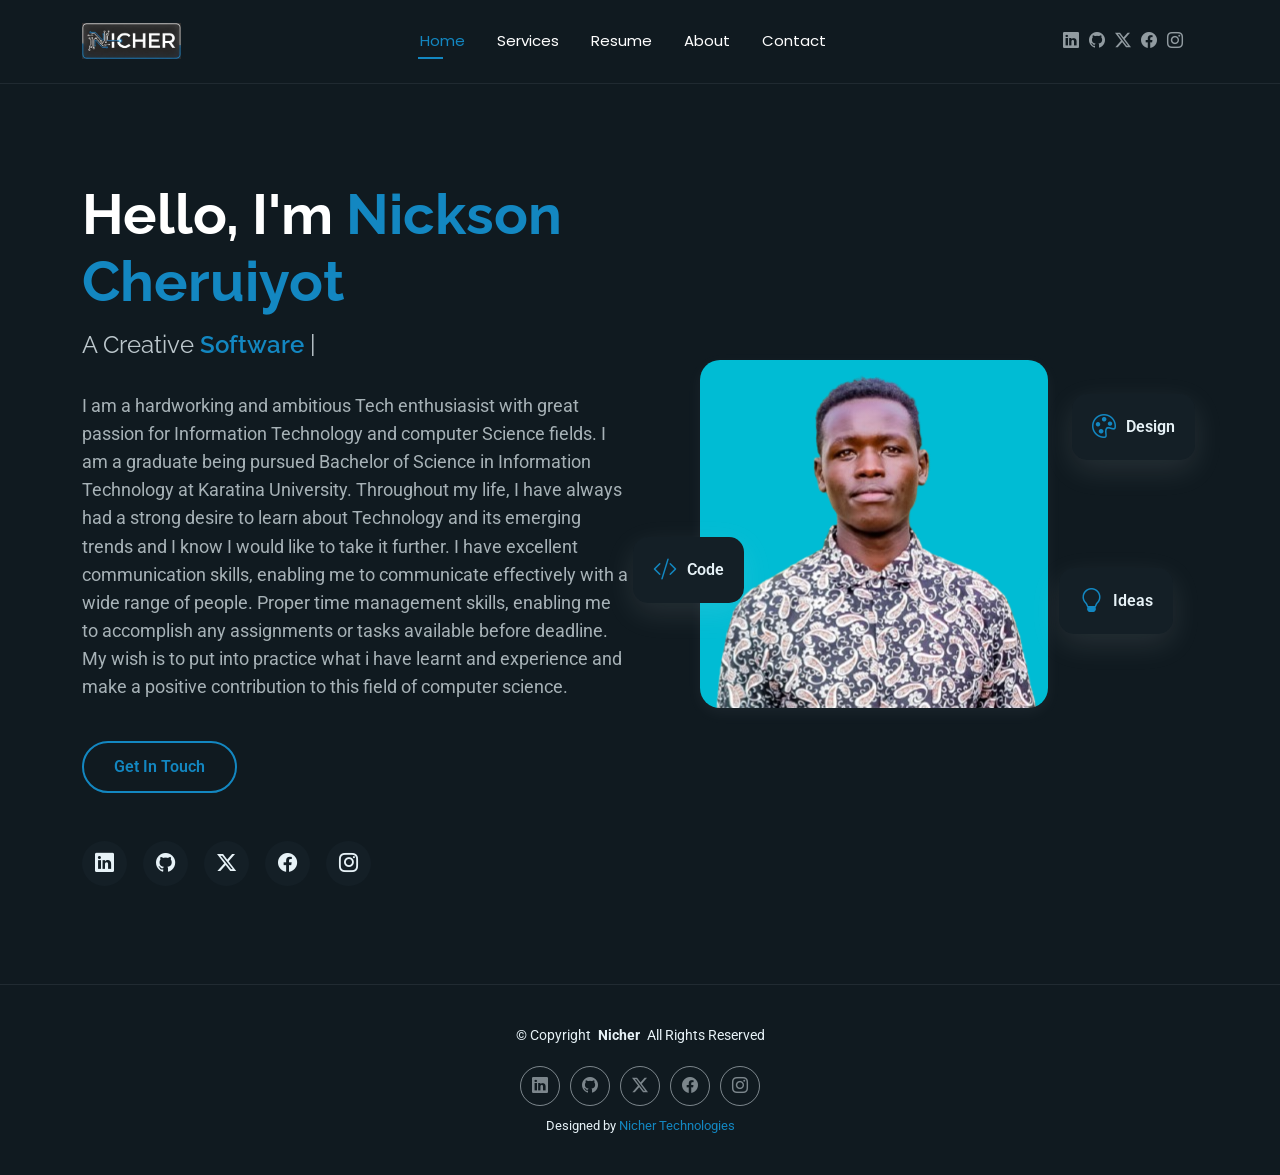
<file: index.html>
<!DOCTYPE html>
<html lang="en">

<head>
  <meta charset="utf-8">
  <meta content="width=device-width, initial-scale=1.0" name="viewport">
  <title>Home - portfolio</title>
  <meta name="description" content="">
  <meta name="keywords" content="">

  <!-- Favicons -->
  <link href="assets/img/favicon.png" rel="icon">
  <link href="assets/img/apple-touch-icon.png" rel="apple-touch-icon">

  <!-- Fonts -->
  <link href="https://fonts.googleapis.com" rel="preconnect">
  <link href="https://fonts.gstatic.com" rel="preconnect" crossorigin>
  <link
    href="https://fonts.googleapis.com/css2?family=Roboto:ital,wght@0,100;0,300;0,400;0,500;0,700;0,900;1,100;1,300;1,400;1,500;1,700;1,900&family=Poppins:ital,wght@0,100;0,200;0,300;0,400;0,500;0,600;0,700;0,800;0,900;1,100;1,200;1,300;1,400;1,500;1,600;1,700;1,800;1,900&family=Raleway:ital,wght@0,100;0,200;0,300;0,400;0,500;0,600;0,700;0,800;0,900;1,100;1,200;1,300;1,400;1,500;1,600;1,700;1,800;1,900&display=swap"
    rel="stylesheet">

  <!-- Vendor CSS Files -->
  <link href="assets/vendor/bootstrap/css/bootstrap.min.css" rel="stylesheet">
  <link href="assets/vendor/bootstrap-icons/bootstrap-icons.css" rel="stylesheet">
  <link href="assets/vendor/aos/aos.css" rel="stylesheet">
  <link href="assets/vendor/swiper/swiper-bundle.min.css" rel="stylesheet">
  <link href="assets/vendor/glightbox/css/glightbox.min.css" rel="stylesheet">

  <!-- Main CSS File -->
  <link href="assets/css/main.css" rel="stylesheet">
</head>

<body class="index-page">
  <header id="header" class="header d-flex align-items-center light-background sticky-top">
    <div class="container position-relative d-flex align-items-center justify-content-between">
      <a href="index.html" class="logo d-flex align-items-center me-auto me-xl-0">
        <img src="assets/img/logo.jpg" alt="NICHER">
      </a>
      <nav id="navmenu" class="navmenu">
        <ul>
          <li><a href="index.html" class="active">Home</a></li>
          <li><a href="services.html">Services</a></li>
          <li><a href="resume.html">Resume</a></li>
          <li><a href="about.html">About</a></li>
          <li><a href="contact.html">Contact</a></li>
        </ul>
        <i class="mobile-nav-toggle d-xl-none bi bi-list"></i>
      </nav>

      <div class="header-social-links">
        <a href="linkedin.com/nicksoncheruiyotbett/" class="linkedin"><i class="bi bi-linkedin"></i></a>
        <a href="github.com/NicherKe"><i class="bi bi-github"></i></a>
        <a href="x.com/_nicher/" class="twitter"><i class="bi bi-twitter-x"></i></a>
        <a href="facebook.com" class="facebook"><i class="bi bi-facebook"></i></a>
        <a href="instagram.com/nicherke/" class="instagram"><i class="bi bi-instagram"></i></a>
      </div>
    </div>
  </header>

  <main class="main">

    <!-- Hero Section -->
    <section id="hero" class="hero section">

      <div class="container" data-aos="fade-up" data-aos-delay="100">
        <div class="row gy-4 align-items-center">
          <div class="col-lg-6 order-2 order-lg-1">
            <div class="hero-content">
              <h1 data-aos="fade-up" data-aos-delay="200">Hello, I'm <span class="highlight">Nickson Cheruiyot</span>
              </h1>
              <h2 data-aos="fade-up" data-aos-delay="300">A Creative <span class="typed"
                  data-typed-items="Software Developer, Web & App Developer, IT Support Specialist, "></span></h2>
              <p data-aos="fade-up" data-aos-delay="400">I am a hardworking and ambitious Tech enthusiasist with great
                passion for Information Technology and computer
                Science fields. I am a graduate being pursued Bachelor of Science in Information Technology at Karatina
                University.
                Throughout my life, I have always had a strong desire to learn about Technology and its emerging trends
                and I know I
                would like to take it further. I have excellent communication skills, enabling me to communicate
                effectively with a wide range of people. Proper time management skills, enabling me to accomplish any
                assignments or tasks available before deadline. My wish is to put into practice what i have learnt and
                experience and make a
                positive contribution to this field of computer science.
              </p>
              <div class="hero-actions" data-aos="fade-up" data-aos-delay="500">
                <!-- <a href="portfolio.html" class="btn btn-primary">View My Work</a> -->
                <a href="contact.html" class="btn btn-outline">Get In Touch</a>
              </div>
              <div class="social-links" data-aos="fade-up" data-aos-delay="600">
                <a href="linkedin.com/nicksoncheruiyotbett"><i class="bi bi-linkedin"></i></a>
                <a href="github.com/NicherKe"><i class="bi bi-github"></i></a>
                <a href="x.com/_nicher"><i class="bi bi-twitter-x"></i></a>
                <a href="facebook.com"><i class="bi bi-facebook"></i></a>
                <a href="instagram.com"><i class="bi bi-instagram"></i></a>
              </div>
            </div>
          </div>
          <div class="col-lg-6 order-1 order-lg-2">
            <div class="hero-image" data-aos="zoom-in" data-aos-delay="300">
              <div class="image-wrapper">
                <img src="assets/img/profile/mypic.png" alt="Nicher" class="img-fluid">
                <div class="floating-elements">
                  <div class="floating-card design" data-aos="fade-left" data-aos-delay="700">
                    <i class="bi bi-palette"></i>
                    <span>Design</span>
                  </div>
                  <div class="floating-card code" data-aos="fade-right" data-aos-delay="800">
                    <i class="bi bi-code-slash"></i>
                    <span>Code</span>
                  </div>
                  <div class="floating-card creativity" data-aos="fade-up" data-aos-delay="900">
                    <i class="bi bi-lightbulb"></i>
                    <span>Ideas</span>
                  </div>
                </div>
              </div>
            </div>
          </div>
        </div>
      </div>
    </section><!-- /Hero Section -->

  </main>

  <footer id="footer" class="footer">
    <div class="container">
      <div class="copyright text-center ">
        <p>© <span>Copyright</span> <strong class="px-1 sitename">Nicher</strong> <span>All Rights Reserved<br></span>
        </p>
      </div>
      <div class="social-links d-flex justify-content-center">
        <a href="linkedin.com/nicksoncheruiyotbett"><i class="bi bi-linkedin"></i></a>
        <a href="https://github.com/NicherKe"><i class="bi bi-github"></i></a>
        <a href="x.com/_nicher"><i class="bi bi-twitter-x"></i></a>
        <a href="facebook.com"><i class="bi bi-facebook"></i></a>
        <a href="instagram.com/nicherke"><i class="bi bi-instagram"></i></a>
      </div>
      <div class="credits">
        Designed by <a href="https://github.com/NicherKe">Nicher Technologies</a>
      </div>

  </footer>

  <!-- Scroll Top -->
  <a href="#" id="scroll-top" class="scroll-top d-flex align-items-center justify-content-center"><i
      class="bi bi-arrow-up-short"></i></a>

  <!-- Preloader -->
  <div id="preloader"></div>

  <!-- Vendor JS Files -->
  <script src="assets/vendor/bootstrap/js/bootstrap.bundle.min.js"></script>
  <script src="assets/vendor/php-email-form/validate.js"></script>
  <script src="assets/vendor/aos/aos.js"></script>
  <script src="assets/vendor/typed.js/typed.umd.js"></script>
  <script src="assets/vendor/waypoints/noframework.waypoints.js"></script>
  <script src="assets/vendor/purecounter/purecounter_vanilla.js"></script>
  <script src="assets/vendor/swiper/swiper-bundle.min.js"></script>
  <script src="assets/vendor/imagesloaded/imagesloaded.pkgd.min.js"></script>
  <script src="assets/vendor/isotope-layout/isotope.pkgd.min.js"></script>
  <script src="assets/vendor/glightbox/js/glightbox.min.js"></script>

  <!-- Main JS File -->
  <script src="assets/js/main.js"></script>

</body>

</html>
</file>
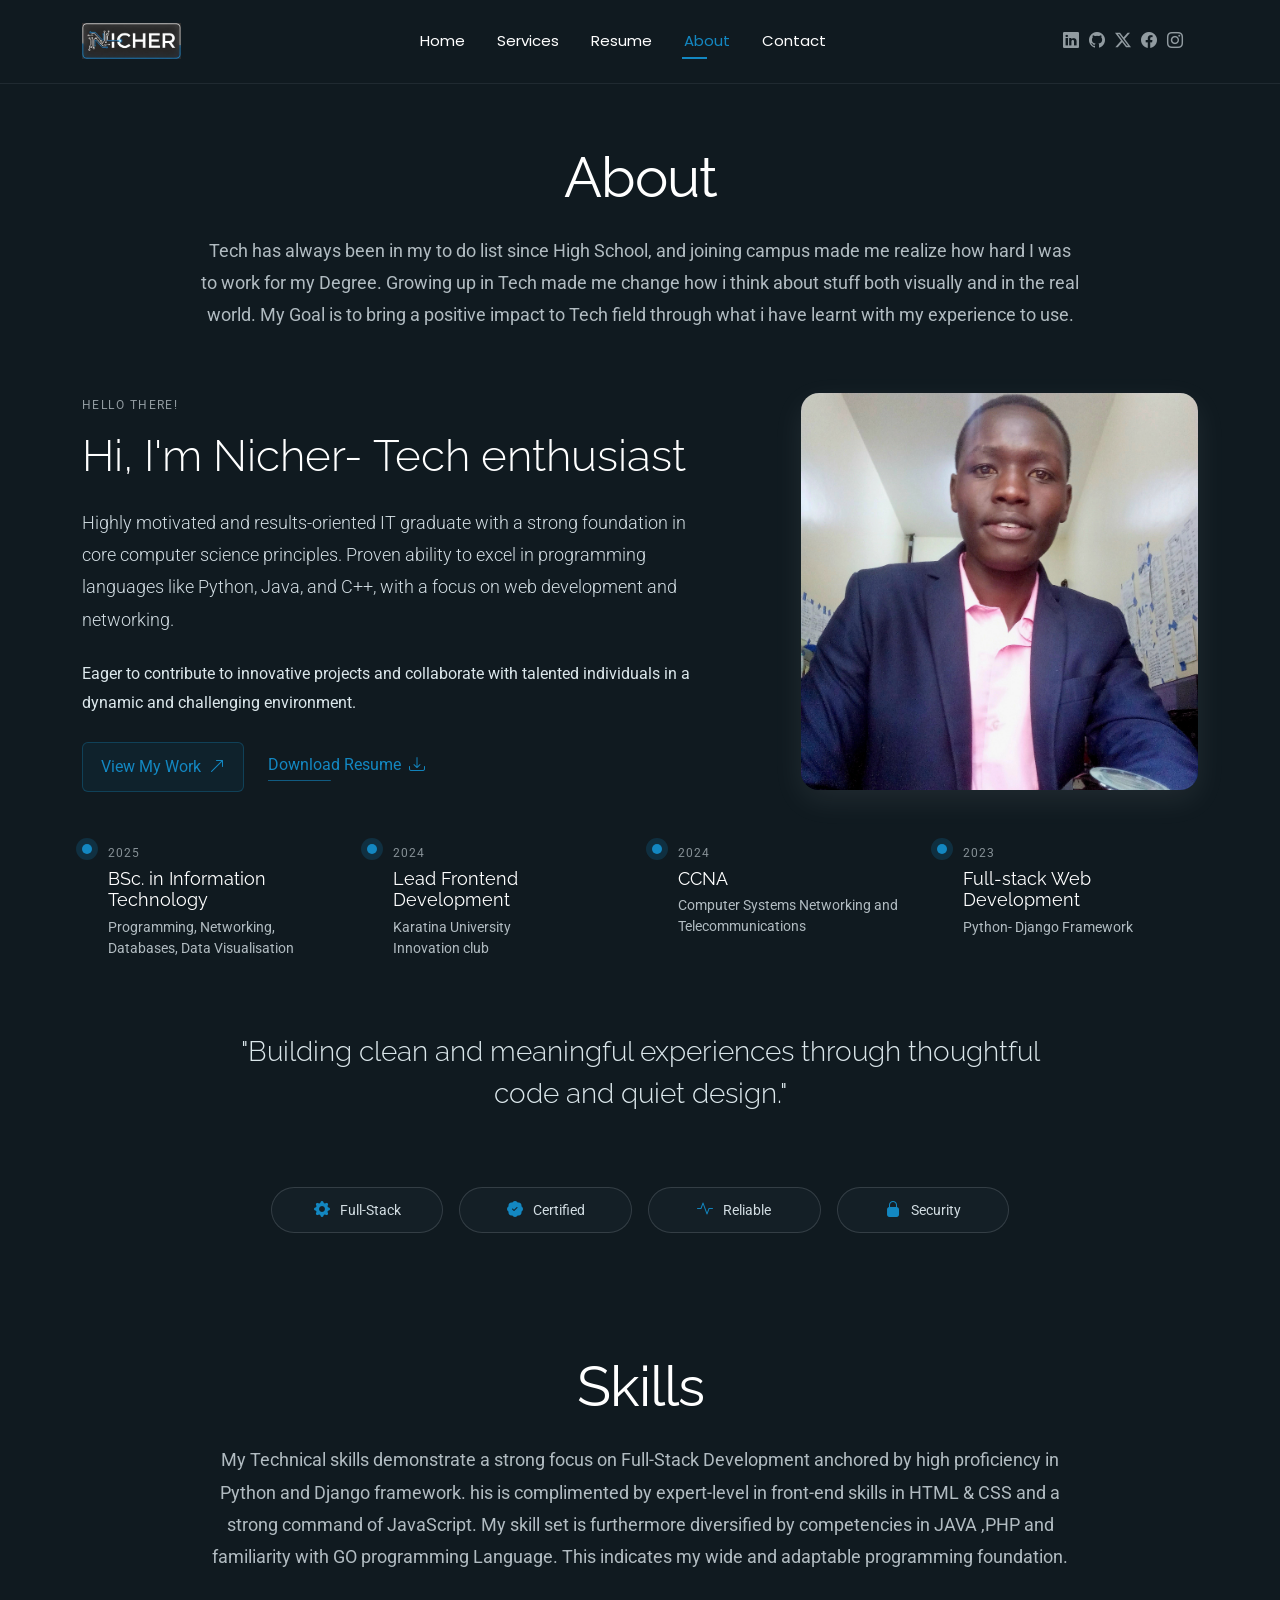
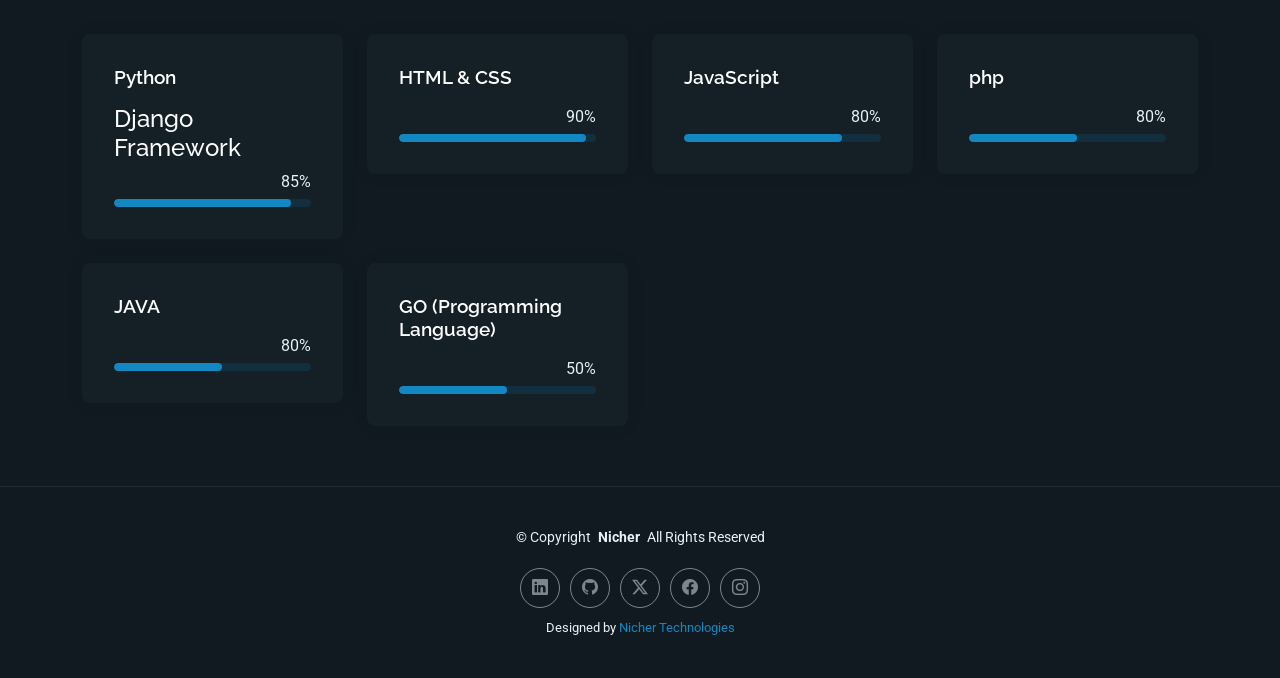
<file: about.html>
<!DOCTYPE html>
<html lang="en">

<head>
  <meta charset="utf-8">
  <meta content="width=device-width, initial-scale=1.0" name="viewport">
  <title>About</title>
  <meta name="description" content="">
  <meta name="keywords" content="">

  <!-- Favicons -->
  <link href="assets/img/favicon.png" rel="icon">
  <link href="assets/img/apple-touch-icon.png" rel="apple-touch-icon">

  <!-- Fonts -->
  <link href="https://fonts.googleapis.com" rel="preconnect">
  <link href="https://fonts.gstatic.com" rel="preconnect" crossorigin>
  <link
    href="https://fonts.googleapis.com/css2?family=Roboto:ital,wght@0,100;0,300;0,400;0,500;0,700;0,900;1,100;1,300;1,400;1,500;1,700;1,900&family=Poppins:ital,wght@0,100;0,200;0,300;0,400;0,500;0,600;0,700;0,800;0,900;1,100;1,200;1,300;1,400;1,500;1,600;1,700;1,800;1,900&family=Raleway:ital,wght@0,100;0,200;0,300;0,400;0,500;0,600;0,700;0,800;0,900;1,100;1,200;1,300;1,400;1,500;1,600;1,700;1,800;1,900&display=swap"
    rel="stylesheet">

  <!-- Vendor CSS Files -->
  <link href="assets/vendor/bootstrap/css/bootstrap.min.css" rel="stylesheet">
  <link href="assets/vendor/bootstrap-icons/bootstrap-icons.css" rel="stylesheet">
  <link href="assets/vendor/aos/aos.css" rel="stylesheet">
  <link href="assets/vendor/swiper/swiper-bundle.min.css" rel="stylesheet">
  <link href="assets/vendor/glightbox/css/glightbox.min.css" rel="stylesheet">

  <!-- Main CSS File -->
  <link href="assets/css/main.css" rel="stylesheet">
</head>

<body class="index-page">

  <header id="header" class="header d-flex align-items-center light-background sticky-top">
    <div class="container position-relative d-flex align-items-center justify-content-between">
      <a href="index.html" class="logo d-flex align-items-center me-auto me-xl-0">
        <img src="assets/img/logo.jpg" alt="NICHER">
      </a>

      <nav id="navmenu" class="navmenu">
        <ul>
          <li><a href="index.html">Home</a></li>
          <li><a href="services.html">Services</a></li>
          <li><a href="resume.html">Resume</a></li>
          <li><a href="about.html" class="active">About</a></li>
          <li><a href="contact.html">Contact</a></li>
        </ul>
        <i class="mobile-nav-toggle d-xl-none bi bi-list"></i>
      </nav>

      <div class="header-social-links">
        <a href="linkedin.com/nicksoncheruiyotbett/" class="linkedin"><i class="bi bi-linkedin"></i></a>
        <a href="github.com/NicherKe"><i class="bi bi-github"></i></a>
        <a href="x.com/_nicher/" class="twitter"><i class="bi bi-twitter-x"></i></a>
        <a href="facebook.com" class="facebook"><i class="bi bi-facebook"></i></a>
        <a href="instagram.com/nicherke/" class="instagram"><i class="bi bi-instagram"></i></a>
      </div>
    </div>
  </header>

  <main class="main">

    <!-- About Section -->
    <section id="about" class="about section">

      <!-- Section Title -->
      <div class="container section-title" data-aos="fade-up">
        <h2>About</h2>
        <p>Tech has always been in my to do list since High School, and joining campus made me realize how hard I was to
          work for my Degree. Growing up in Tech made me change how i think about stuff both visually and in the real
          world. My
          Goal is to bring a positive impact to Tech field through what i have learnt with my experience to use.
        </p>
      </div><!-- End Section Title -->

      <div class="container" data-aos="fade-up" data-aos-delay="100">

        <!-- Intro + Photo -->
        <div class="row align-items-center justify-content-between gy-5 mb-5">
          <div class="col-lg-7" data-aos="fade-right" data-aos-delay="150">
            <div class="intro-content">
              <span class="eyebrow">Hello there!</span>
              <h2 class="headline">Hi, I'm Nicher- Tech enthusiast</h2>
              <p class="lead">Highly motivated and results-oriented IT graduate with a strong foundation in core
                computer science principles. Proven ability to excel in programming languages like Python, Java, and
                C++, with a focus on web development and networking.</p>
              <p>Eager to contribute to innovative projects and collaborate with talented individuals in a dynamic and
                challenging environment.</p>

              <div class="cta-group">
                <a href="#portfolio" class="btn-ghost">View My Work<i class="bi bi-arrow-up-right"></i>
                </a>
                <a href="#" class="link-underline"> Download Resume <i class="bi bi-download"></i>
                </a>
              </div>
            </div>
          </div>

          <div class="col-lg-5" data-aos="zoom-in" data-aos-delay="250">
            <figure class="profile-figure text-center text-lg-end">
              <img src="assets/img/profile/nipic.jpg" alt="Portrait of Nicher" class="img-fluid profile-photo">
            </figure>
          </div>
        </div>
        <!-- End Intro + Photo -->

        <!-- Skills Grid -->
        <!-- <div class="mb-5">
          <div class="row g-4">
            <div class="col-6 col-md-4 col-lg-3" data-aos="fade-up" data-aos-delay="120">
              <div class="skill-item">
                <i class="bi bi-layout-text-window"></i>
                <h3>UI/UX</h3>
                <p>Vivamus sagittis lacus molestie placerat.</p>
              </div>
            </div>
            <div class="col-6 col-md-4 col-lg-3" data-aos="fade-up" data-aos-delay="180">
              <div class="skill-item">
                <i class="bi bi-code-slash"></i>
                <h3>React.js</h3>
                <p>Maecenas pharetra magna sit amet risus.</p>
              </div>
            </div>
            <div class="col-6 col-md-4 col-lg-3" data-aos="fade-up" data-aos-delay="240">
              <div class="skill-item">
                <i class="bi bi-phone"></i>
                <h3>Mobile-first</h3>
                <p>Donec id elit non mi porta gravida.</p>
              </div>
            </div>
            <div class="col-6 col-md-4 col-lg-3" data-aos="fade-up" data-aos-delay="300">
              <div class="skill-item">
                <i class="bi bi-laptop"></i>
                <h3>Programming</h3>
                <p>Aliquam euismod nunc at augue cursus.</p>
              </div>
            </div>
          </div>
        </div> -->
        <!-- End Skills Grid -->

        <!-- Journey Timeline -->
        <div class="mb-5">
          <div class="row g-4">
            <div class="col-md-6 col-lg-3" data-aos="fade-up" data-aos-delay="120">
              <article class="timeline-item">
                <span class="dot"></span>
                <time>2025</time>
                <h4>BSc. in Information Technology</h4>
                <p>Programming, Networking, Databases, Data Visualisation</p>
              </article>
            </div>
            <div class="col-md-6 col-lg-3" data-aos="fade-up" data-aos-delay="300">
              <article class="timeline-item">
                <span class="dot"></span>
                <time>2024</time>
                <h4>Lead Frontend Development</h4>
                <p>Karatina University</p>
                <p>Innovation club</p>
              </article>
            </div>
            <div class="col-md-6 col-lg-3" data-aos="fade-up" data-aos-delay="180">
              <article class="timeline-item">
                <span class="dot"></span>
                <time>2024</time>
                <h4>CCNA</h4>
                <p>Computer Systems Networking and Telecommunications</p>
              </article>
            </div>
            <div class="col-md-6 col-lg-3" data-aos="fade-up" data-aos-delay="240">
              <article class="timeline-item">
                <span class="dot"></span>
                <time>2023</time>
                <h4>Full-stack Web Development</h4>
                <p></p>
                <p>Python- Django Framework</p>
              </article>
            </div>

          </div>
        </div>
        <!-- End Journey Timeline -->

        <!-- Quote -->
        <blockquote class="personal-quote text-center mb-5" data-aos="fade-down" data-aos-delay="200">
          <p>"Building clean and meaningful experiences through thoughtful code and quiet design."</p>
        </blockquote>
        <!-- End Quote -->

        <!-- Fun Facts -->
        <div class="row g-3 justify-content-center">
          <div class="col-6 col-md-3 col-lg-2" data-aos="zoom-in" data-aos-delay="120">
            <div class="fact-pill">
              <i class="bi bi-gear-fill"></i>
              <span>Full-Stack</span>
            </div>
          </div>
          <div class="col-6 col-md-3 col-lg-2" data-aos="zoom-in" data-aos-delay="160">
            <div class="fact-pill">
              <i class="bi bi-patch-check-fill"></i>
              <span>Certified</span>
            </div>
          </div>
          <div class="col-6 col-md-3 col-lg-2" data-aos="zoom-in" data-aos-delay="200">
            <div class="fact-pill">
              <i class="bi bi-activity"></i>
              <span>Reliable</span>
            </div>
          </div>
          <div class="col-6 col-md-3 col-lg-2" data-aos="zoom-in" data-aos-delay="240">
            <div class="fact-pill">
              <i class="bi bi-lock-fill"></i>
              <span>Security</span>
            </div>
          </div>
        </div>
        <!-- End Fun Facts -->

      </div>

    </section><!-- /About Section -->

    <!-- Skills Section -->
    <section id="skills" class="skills section">

      <!-- Section Title -->
      <div class="container section-title" data-aos="fade-up">
        <h2>Skills</h2>
        <p>My Technical skills demonstrate a strong focus on Full-Stack Development anchored by high proficiency in
          Python and Django framework. his is complimented by expert-level in front-end skills in HTML & CSS and a
          strong command of JavaScript. My skill set is furthermore diversified by competencies in JAVA ,PHP and
          familiarity with GO programming Language. This indicates my wide and adaptable programming foundation.


        </p>
      </div><!-- End Section Title -->

      <div class="container" data-aos="fade-up" data-aos-delay="100">

        <div class="row g-4 skills-animation">

          <div class="col-md-6 col-lg-3" data-aos="fade-up" data-aos-delay="100">
            <div class="skill-box">
              <h3>Python</h3>
              <h4>Django Framework</h4>
              <span class="text-end d-block">85%</span>
              <div class="progress">
                <div class="progress-bar" role="progressbar" aria-valuenow="90" aria-valuemin="0" aria-valuemax="100">
                </div>
              </div>
            </div>
          </div>

          <div class="col-md-6 col-lg-3" data-aos="fade-up" data-aos-delay="200">
            <div class="skill-box">
              <h3>HTML & CSS</h3>
              <span class="text-end d-block">90%</span>
              <div class="progress">
                <div class="progress-bar" role="progressbar" aria-valuenow="95" aria-valuemin="0" aria-valuemax="100">
                </div>
              </div>
            </div>
          </div>

          <div class="col-md-6 col-lg-3" data-aos="fade-up" data-aos-delay="300">
            <div class="skill-box">
              <h3>JavaScript</h3>
              <span class="text-end d-block">80%</span>
              <div class="progress">
                <div class="progress-bar" role="progressbar" aria-valuenow="80" aria-valuemin="0" aria-valuemax="100">
                </div>
              </div>
            </div>
          </div>

          <div class="col-md-6 col-lg-3" data-aos="fade-up" data-aos-delay="400">
            <div class="skill-box">
              <h3>php</h3>
              <span class="text-end d-block">80%</span>
              <div class="progress">
                <div class="progress-bar" role="progressbar" aria-valuenow="55" aria-valuemin="0" aria-valuemax="100">
                </div>
              </div>
            </div>
          </div>

          <div class="col-md-6 col-lg-3" data-aos="fade-up" data-aos-delay="400">
            <div class="skill-box">
              <h3>JAVA</h3>
              <span class="text-end d-block">80%</span>
              <div class="progress">
                <div class="progress-bar" role="progressbar" aria-valuenow="55" aria-valuemin="0" aria-valuemax="100">
                </div>
              </div>
            </div>
          </div>

          <div class="col-md-6 col-lg-3" data-aos="fade-up" data-aos-delay="400">
            <div class="skill-box">
              <h3>GO (Programming Language)</h3>
              <span class="text-end d-block">50%</span>
              <div class="progress">
                <div class="progress-bar" role="progressbar" aria-valuenow="55" aria-valuemin="0" aria-valuemax="100">
                </div>
              </div>
            </div>
          </div>

        </div>

      </div>

    </section><!-- /Skills Section -->
  </main>

  <footer id="footer" class="footer">

    <div class="container">
      <div class="copyright text-center ">
        <p>© <span>Copyright</span> <strong class="px-1 sitename">Nicher</strong> <span>All Rights Reserved<br></span>
        </p>
      </div>
      <div class="social-links d-flex justify-content-center">
        <a href="linkedin.com/nicksoncheruiyotbett"><i class="bi bi-linkedin"></i></a>
        <a href="github.com/NicherKe"><i class="bi bi-github"></i></a>
        <a href="x.com/_nicher"><i class="bi bi-twitter-x"></i></a>
        <a href="facebook.com"><i class="bi bi-facebook"></i></a>
        <a href="instagram.com"><i class="bi bi-instagram"></i></a>
      </div>
      <div class="credits">
        Designed by <a href="https://github.com/NicherKe">Nicher Technologies</a>
      </div>

  </footer>

  <!-- Scroll Top -->
  <a href="#" id="scroll-top" class="scroll-top d-flex align-items-center justify-content-center"><i
      class="bi bi-arrow-up-short"></i></a>

  <!-- Preloader -->
  <div id="preloader"></div>

  <!-- Vendor JS Files -->
  <script src="assets/vendor/bootstrap/js/bootstrap.bundle.min.js"></script>
  <script src="assets/vendor/php-email-form/validate.js"></script>
  <script src="assets/vendor/aos/aos.js"></script>
  <script src="assets/vendor/typed.js/typed.umd.js"></script>
  <script src="assets/vendor/waypoints/noframework.waypoints.js"></script>
  <script src="assets/vendor/purecounter/purecounter_vanilla.js"></script>
  <script src="assets/vendor/swiper/swiper-bundle.min.js"></script>
  <script src="assets/vendor/imagesloaded/imagesloaded.pkgd.min.js"></script>
  <script src="assets/vendor/isotope-layout/isotope.pkgd.min.js"></script>
  <script src="assets/vendor/glightbox/js/glightbox.min.js"></script>

  <!-- Main JS File -->
  <script src="assets/js/main.js"></script>

</body>

</html>
</file>
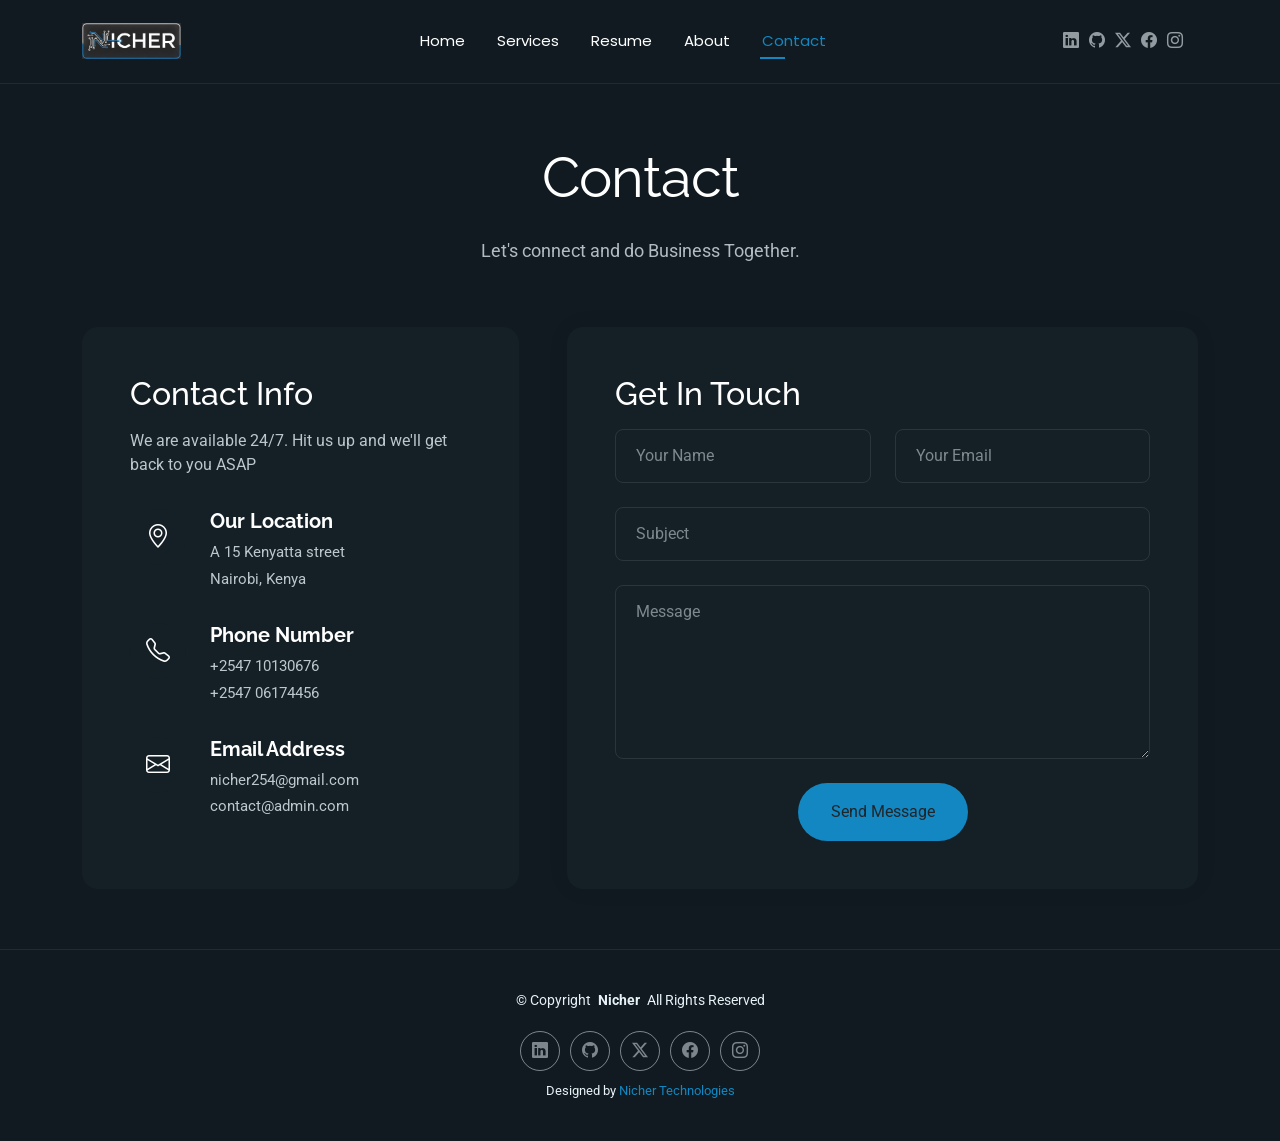
<file: contact.html>
<!DOCTYPE html>
<html lang="en">

<head>
    <meta charset="utf-8">
    <meta content="width=device-width, initial-scale=1.0" name="viewport">
    <title>Contact</title>
    <meta name="description" content="">
    <meta name="keywords" content="">

    <!-- Favicons -->
    <link href="assets/img/favicon.png" rel="icon">
    <link href="assets/img/apple-touch-icon.png" rel="apple-touch-icon">

    <!-- Fonts -->
    <link href="https://fonts.googleapis.com" rel="preconnect">
    <link href="https://fonts.gstatic.com" rel="preconnect" crossorigin>
    <link
        href="https://fonts.googleapis.com/css2?family=Roboto:ital,wght@0,100;0,300;0,400;0,500;0,700;0,900;1,100;1,300;1,400;1,500;1,700;1,900&family=Poppins:ital,wght@0,100;0,200;0,300;0,400;0,500;0,600;0,700;0,800;0,900;1,100;1,200;1,300;1,400;1,500;1,600;1,700;1,800;1,900&family=Raleway:ital,wght@0,100;0,200;0,300;0,400;0,500;0,600;0,700;0,800;0,900;1,100;1,200;1,300;1,400;1,500;1,600;1,700;1,800;1,900&display=swap"
        rel="stylesheet">

    <!-- Vendor CSS Files -->
    <link href="assets/vendor/bootstrap/css/bootstrap.min.css" rel="stylesheet">
    <link href="assets/vendor/bootstrap-icons/bootstrap-icons.css" rel="stylesheet">
    <link href="assets/vendor/aos/aos.css" rel="stylesheet">
    <link href="assets/vendor/swiper/swiper-bundle.min.css" rel="stylesheet">
    <link href="assets/vendor/glightbox/css/glightbox.min.css" rel="stylesheet">

    <!-- Main CSS File -->
    <link href="assets/css/main.css" rel="stylesheet">
    <script src="https://code.jquery.com/jquery-3.6.0.min.js"></script>

</head>

<body class="index-page">

    <header id="header" class="header d-flex align-items-center light-background sticky-top">
        <div class="container position-relative d-flex align-items-center justify-content-between">

            <a href="index.html" class="logo d-flex align-items-center me-auto me-xl-0">
                <img src="assets/img/logo.jpg" alt="NICHER">
            </a>

            <nav id="navmenu" class="navmenu">
                <ul>
                    <li><a href="index.html">Home</a></li>
                    <li><a href="services.html">Services</a></li>
                    <li><a href="resume.html">Resume</a></li>
                    <li><a href="about.html">About</a></li>
                    <li><a href="contact.html" class="active">Contact</a></li>
                </ul>
                <i class="mobile-nav-toggle d-xl-none bi bi-list"></i>
            </nav>

            <div class="header-social-links">
                <a href="linkedin.com/nicksoncheruiyotbett/" class="linkedin"><i class="bi bi-linkedin"></i></a>
                <a href="github.com/NicherKe"><i class="bi bi-github"></i></a>
                <a href="x.com/_nicher/" class="twitter"><i class="bi bi-twitter-x"></i></a>
                <a href="facebook.com" class="facebook"><i class="bi bi-facebook"></i></a>
                <a href="instagram.com/nicherke/" class="instagram"><i class="bi bi-instagram"></i></a>
            </div>
        </div>
    </header>

    <main class="main">

        <!-- Contact Section -->
        <section id="contact" class="contact section">

            <!-- Section Title -->
            <div class="container section-title" data-aos="fade-up">
                <h2>Contact</h2>
                <p>Let's connect and do Business Together.</p>
            </div><!-- End Section Title -->

            <div class="container" data-aos="fade-up" data-aos-delay="100">

                <div class="row g-4 g-lg-5">
                    <div class="col-lg-5">
                        <div class="info-box" data-aos="fade-up" data-aos-delay="200">
                            <h3>Contact Info</h3>
                            <p>We are available 24/7. Hit us up and we'll get back to you ASAP</p>

                            <div class="info-item" data-aos="fade-up" data-aos-delay="300">
                                <div class="icon-box">
                                    <i class="bi bi-geo-alt"></i>
                                </div>
                                <div class="content">
                                    <h4>Our Location</h4>
                                    <p>A 15 Kenyatta street</p>
                                    <p>Nairobi, Kenya</p>
                                </div>
                            </div>

                            <div class="info-item" data-aos="fade-up" data-aos-delay="400">
                                <div class="icon-box">
                                    <i class="bi bi-telephone"></i>
                                </div>
                                <div class="content">
                                    <h4>Phone Number</h4>
                                    <p>+2547 10130676</p>
                                    <p>+2547 06174456</p>
                                </div>
                            </div>

                            <div class="info-item" data-aos="fade-up" data-aos-delay="500">
                                <div class="icon-box">
                                    <i class="bi bi-envelope"></i>
                                </div>
                                <div class="content">
                                    <h4>Email Address</h4>
                                    <p>nicher254@gmail.com</p>
                                    <p>contact@admin.com</p>
                                </div>
                            </div>
                        </div>
                    </div>

                    <div class="col-lg-7">
                        <div class="contact-form" data-aos="fade-up" data-aos-delay="300">

                            <h3>Get In Touch</h3>

                            <div id="form-messages"></div>
                            <form id="ajax-contact-form" action="send_mail.php" method="post" class="php-email-form"
                                data-aos="fade-up" data-aos-delay="200">
                                <div class="row gy-4">

                                    <div class="col-md-6">
                                        <input type="text" name="name" class="form-control" placeholder="Your Name"
                                            required="">
                                    </div>

                                    <div class="col-md-6 ">
                                        <input type="email" class="form-control" name="email" placeholder="Your Email"
                                            required="">
                                    </div>

                                    <div class="col-12">
                                        <input type="text" class="form-control" name="subject" placeholder="Subject"
                                            required="">
                                    </div>

                                    <div class="col-12">
                                        <textarea class="form-control" name="message" rows="6" placeholder="Message"
                                            required=""></textarea>
                                    </div>

                                    <div class="col-12 text-center">
                                        <div class="loading">Loading</div>
                                        <div class="error-message"></div>
                                        <div class="sent-message">Your message has been sent. Thank you!</div>

                                        <button type="submit" class="btn">Send Message</button>
                                    </div>

                                </div>
                            </form>
                        </div>
                    </div>
                </div>
            </div>

        </section>
        <!-- /Contact Section -->

    </main>

    <footer id="footer" class="footer">

        <div class="container">
            <div class="copyright text-center ">
                <p>© <span>Copyright</span> <strong class="px-1 sitename">Nicher</strong> <span>All Rights
                        Reserved<br></span>
                </p>
            </div>
            <div class="social-links d-flex justify-content-center">
                <a href="linkedin.com/nicksoncheruiyotbett"><i class="bi bi-linkedin"></i></a>
                <a href="github.com/NicherKe"><i class="bi bi-github"></i></a>
                <a href="x.com/_nicher"><i class="bi bi-twitter-x"></i></a>
                <a href="facebook.com"><i class="bi bi-facebook"></i></a>
                <a href="instagram.com"><i class="bi bi-instagram"></i></a>
            </div>
            <div class="credits">
                Designed by <a href="https://github.com/NicherKe">Nicher Technologies</a>
            </div>

    </footer>

    <!-- Scroll Top -->
    <a href="#" id="scroll-top" class="scroll-top d-flex align-items-center justify-content-center"><i
            class="bi bi-arrow-up-short"></i></a>

    <!-- Preloader -->
    <div id="preloader"></div>

    <!-- Vendor JS Files -->
    <script src="assets/vendor/bootstrap/js/bootstrap.bundle.min.js"></script>
    <script src="assets/vendor/php-email-form/validate.js"></script>
    <script src="assets/vendor/aos/aos.js"></script>
    <script src="assets/vendor/typed.js/typed.umd.js"></script>
    <script src="assets/vendor/waypoints/noframework.waypoints.js"></script>
    <script src="assets/vendor/purecounter/purecounter_vanilla.js"></script>
    <script src="assets/vendor/swiper/swiper-bundle.min.js"></script>
    <script src="assets/vendor/imagesloaded/imagesloaded.pkgd.min.js"></script>
    <script src="assets/vendor/isotope-layout/isotope.pkgd.min.js"></script>
    <script src="assets/vendor/glightbox/js/glightbox.min.js"></script>

    <!-- Main JS File -->
    <script src="assets/js/main.js"></script>

</body>

</html>
</file>
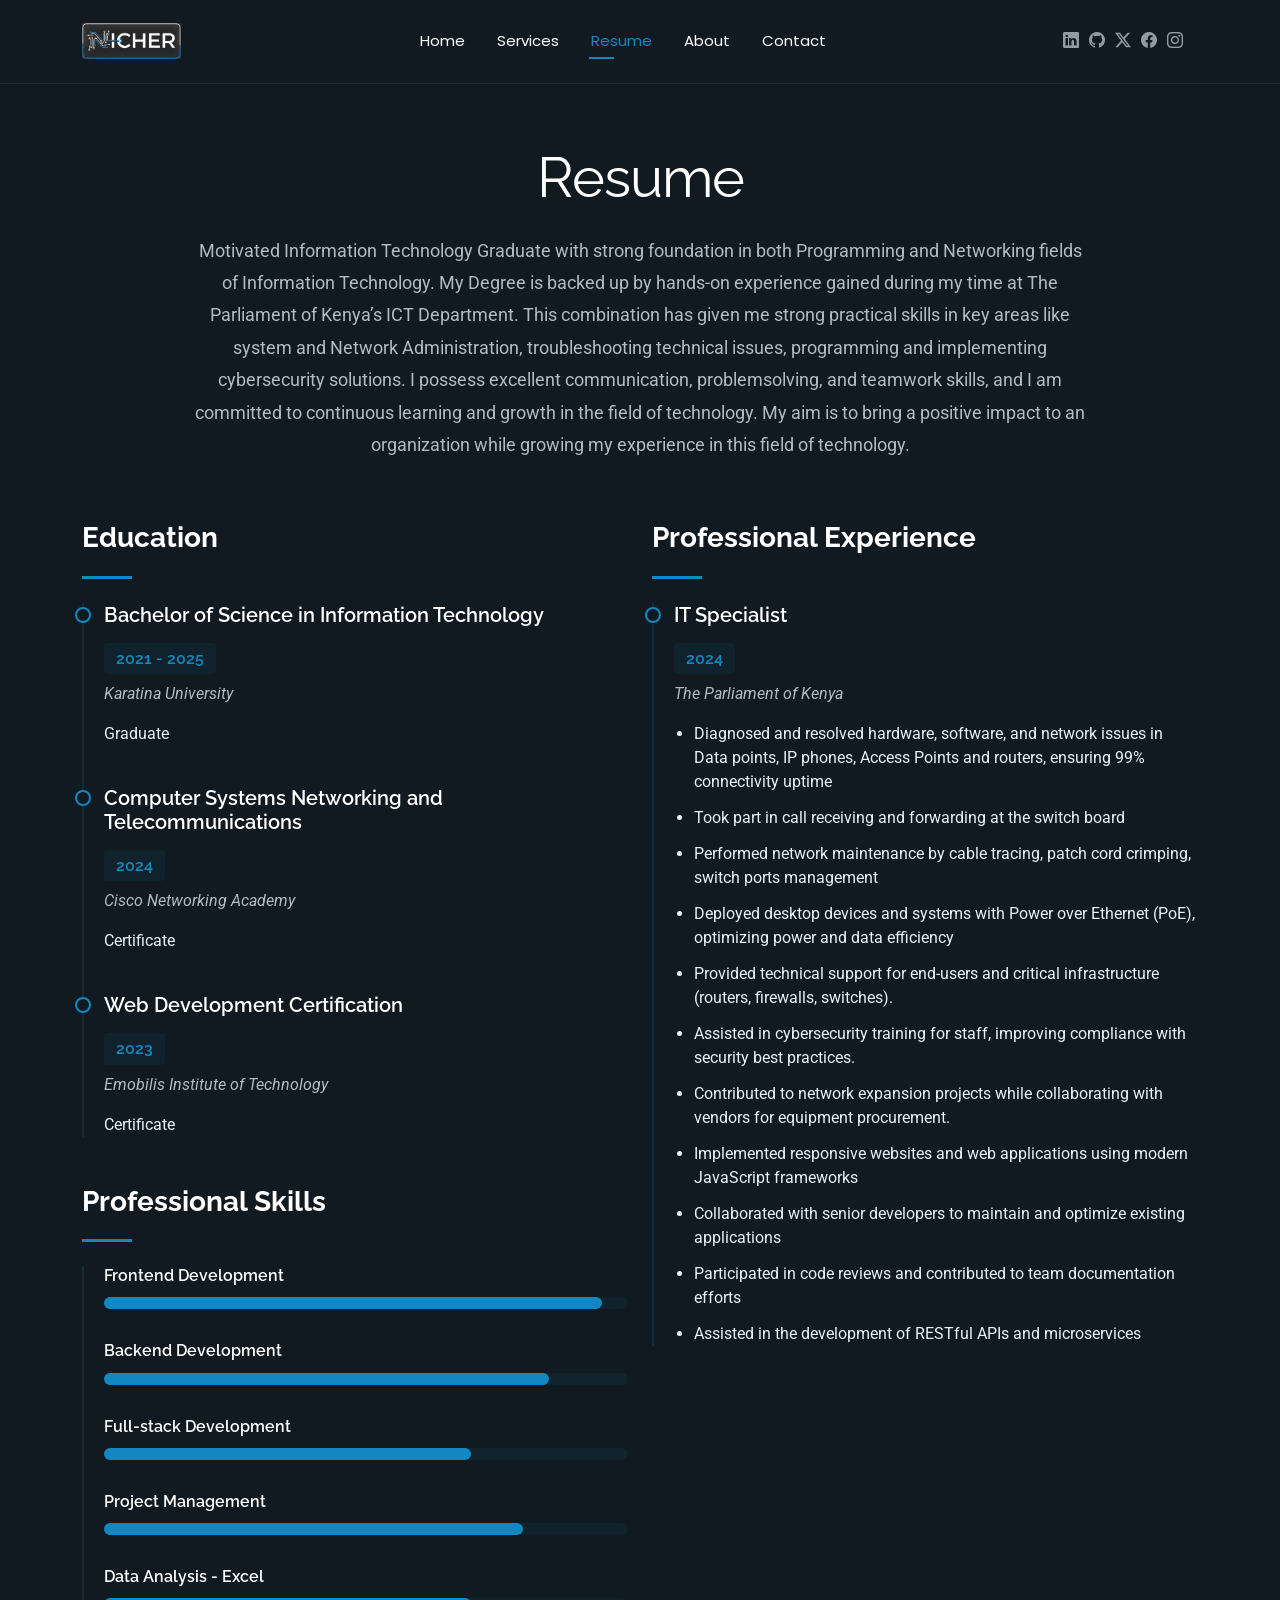
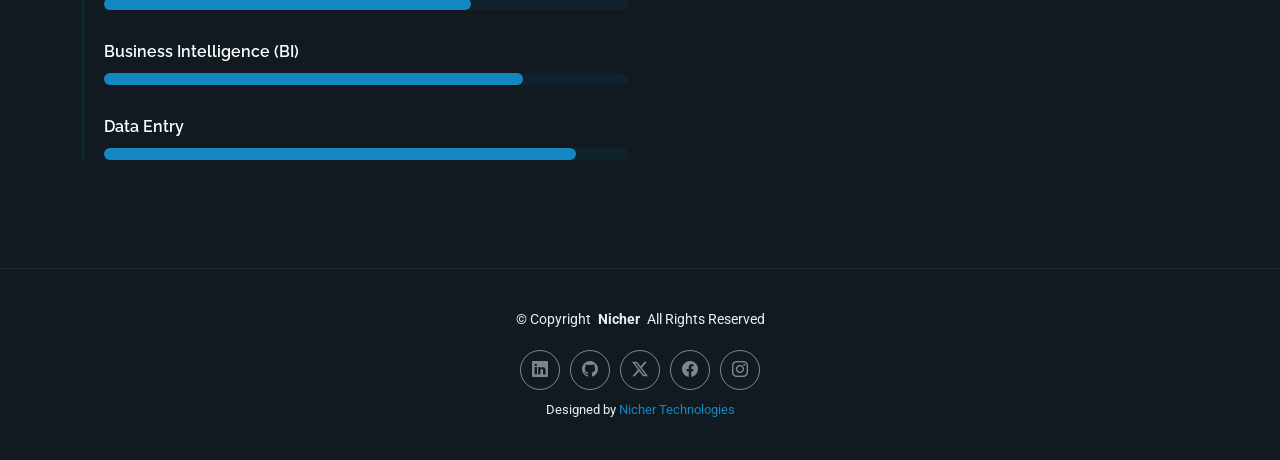
<file: resume.html>
<!DOCTYPE html>
<html lang="en">

<head>
  <meta charset="utf-8">
  <meta content="width=device-width, initial-scale=1.0" name="viewport">
  <title>Resume</title>
  <meta name="description" content="">
  <meta name="keywords" content="">

  <!-- Favicons -->
  <link href="assets/img/favicon.png" rel="icon">
  <link href="assets/img/apple-touch-icon.png" rel="apple-touch-icon">

  <!-- Fonts -->
  <link href="https://fonts.googleapis.com" rel="preconnect">
  <link href="https://fonts.gstatic.com" rel="preconnect" crossorigin>
  <link
    href="https://fonts.googleapis.com/css2?family=Roboto:ital,wght@0,100;0,300;0,400;0,500;0,700;0,900;1,100;1,300;1,400;1,500;1,700;1,900&family=Poppins:ital,wght@0,100;0,200;0,300;0,400;0,500;0,600;0,700;0,800;0,900;1,100;1,200;1,300;1,400;1,500;1,600;1,700;1,800;1,900&family=Raleway:ital,wght@0,100;0,200;0,300;0,400;0,500;0,600;0,700;0,800;0,900;1,100;1,200;1,300;1,400;1,500;1,600;1,700;1,800;1,900&display=swap"
    rel="stylesheet">

  <!-- Vendor CSS Files -->
  <link href="assets/vendor/bootstrap/css/bootstrap.min.css" rel="stylesheet">
  <link href="assets/vendor/bootstrap-icons/bootstrap-icons.css" rel="stylesheet">
  <link href="assets/vendor/aos/aos.css" rel="stylesheet">
  <link href="assets/vendor/swiper/swiper-bundle.min.css" rel="stylesheet">
  <link href="assets/vendor/glightbox/css/glightbox.min.css" rel="stylesheet">

  <!-- Main CSS File -->
  <link href="assets/css/main.css" rel="stylesheet">
</head>

<body class="index-page">

  <header id="header" class="header d-flex align-items-center light-background sticky-top">
    <div class="container position-relative d-flex align-items-center justify-content-between">

      <a href="index.html" class="logo d-flex align-items-center me-auto me-xl-0">
        <img src="assets/img/logo.jpg" alt="NICHER">
      </a>

      <nav id="navmenu" class="navmenu">
        <ul>
          <li><a href="index.html">Home</a></li>
          <li><a href="services.html">Services</a></li>
          <li><a href="resume.html" class="active">Resume</a></li>
          <li><a href="about.html">About</a></li>
          <li><a href="contact.html">Contact</a></li>
        </ul>
        <i class="mobile-nav-toggle d-xl-none bi bi-list"></i>
      </nav>

      <div class="header-social-links">
        <a href="linkedin.com/nicksoncheruiyotbett/" class="linkedin"><i class="bi bi-linkedin"></i></a>
        <a href="github.com/NicherKe"><i class="bi bi-github"></i></a>
        <a href="x.com/_nicher/" class="twitter"><i class="bi bi-twitter-x"></i></a>
        <a href="facebook.com" class="facebook"><i class="bi bi-facebook"></i></a>
        <a href="instagram.com/nicherke/" class="instagram"><i class="bi bi-instagram"></i></a>
      </div>

    </div>
  </header>
  <main class="main">

    <!-- Resume Section -->
    <section id="resume" class="resume section">

      <!-- Section Title -->
      <div class="container section-title" data-aos="fade-up">
        <h2>Resume</h2>
        <p>Motivated Information Technology Graduate with strong foundation in both Programming and
          Networking fields of Information Technology. My Degree is backed up by hands-on experience gained
          during my time at The Parliament of Kenya’s ICT Department. This combination has given me strong
          practical skills in key areas like system and Network Administration, troubleshooting technical issues,
          programming and implementing cybersecurity solutions. I possess excellent communication, problemsolving, and
          teamwork skills, and I am committed to continuous learning and growth in the field of
          technology. My aim is to bring a positive impact to an organization while growing my experience in this
          field of technology.</p>
      </div><!-- End Section Title -->

      <div class="container" data-aos="fade-up" data-aos-delay="100">
        <div class="row">
          <div class="col-lg-6">

            <!-- Education Section -->
            <div class="resume-item" data-aos="fade-up">
              <h3 class="resume-title">Education</h3>
              <div class="resume-content">

                <article class="education-item">
                  <h4>Bachelor of Science in Information Technology</h4>
                  <h5>2021 - 2025</h5>
                  <p class="institution"><em>Karatina University</em></p>
                  <p>Graduate</p>
                </article>

                <article class="education-item">
                  <h4>Computer Systems Networking and Telecommunications</h4>
                  <h5>2024</h5>
                  <p class="institution"><em>Cisco Networking Academy</em></p>
                  <p>Certificate</p>
                </article>

                <article class="education-item">
                  <h4>Web Development Certification</h4>
                  <h5>2023</h5>
                  <p class="institution"><em>Emobilis Institute of Technology</em></p>
                  <p>Certificate</p>
                </article>

              </div>
            </div><!-- End Education Section -->

            <!-- Professional Skills Section -->
            <div class="resume-item skills-animation" data-aos="fade-up">
              <h3 class="resume-title">Professional Skills</h3>

              <div class="resume-content">
                <div class="skill-item">
                  <h4>Frontend Development</h4>
                  <div class="progress">
                    <div class="progress-bar" role="progressbar" aria-valuenow="95" aria-valuemin="0"
                      aria-valuemax="100"></div>
                  </div>
                </div>

                <div class="skill-item">
                  <h4>Backend Development</h4>
                  <div class="progress">
                    <div class="progress-bar" role="progressbar" aria-valuenow="85" aria-valuemin="0"
                      aria-valuemax="100"></div>
                  </div>
                </div>

                <div class="skill-item">
                  <h4>Full-stack Development</h4>
                  <div class="progress">
                    <div class="progress-bar" role="progressbar" aria-valuenow="70" aria-valuemin="0"
                      aria-valuemax="100"></div>
                  </div>
                </div>

                <div class="skill-item">
                  <h4>Project Management</h4>
                  <div class="progress">
                    <div class="progress-bar" role="progressbar" aria-valuenow="80" aria-valuemin="0"
                      aria-valuemax="100"></div>
                  </div>
                </div>

                <div class="skill-item">
                  <h4>Data Analysis - Excel</h4>
                  <div class="progress">
                    <div class="progress-bar" role="progressbar" aria-valuenow="70" aria-valuemin="0"
                      aria-valuemax="100"></div>
                  </div>
                </div>

                <div class="skill-item">
                  <h4>Business Intelligence (BI)</h4>
                  <div class="progress">
                    <div class="progress-bar" role="progressbar" aria-valuenow="80" aria-valuemin="0"
                      aria-valuemax="100"></div>
                  </div>
                </div>

                <div class="skill-item">
                  <h4>Data Entry</h4>
                  <div class="progress">
                    <div class="progress-bar" role="progressbar" aria-valuenow="90" aria-valuemin="0"
                      aria-valuemax="100"></div>
                  </div>
                </div>

              </div>
            </div><!-- End Professional Skills Section -->
          </div>

          <div class="col-lg-6">

            <!-- Experience Section -->
            <div class="resume-item" data-aos="fade-up" data-aos-delay="100">
              <h3 class="resume-title">Professional Experience</h3>

              <div class="resume-content">
                <article class="experience-item">
                  <h4>IT Specialist</h4>
                  <h5>2024</h5>
                  <p class="company"><em>The Parliament of Kenya</em></p>
                  <ul>
                    <li>Diagnosed and resolved hardware, software, and network issues in Data points, IP phones, Access
                      Points and routers, ensuring 99% connectivity uptime</li>
                    <li>Took part in call receiving and forwarding at the switch board</li>
                    <li>Performed network maintenance by cable tracing, patch cord crimping, switch ports management
                    </li>
                    <li>Deployed desktop devices and systems with Power over Ethernet (PoE), optimizing power and data
                      efficiency</li>
                    <li>Provided technical support for end-users and critical infrastructure (routers, firewalls,
                      switches).</li>
                    <li>Assisted in cybersecurity training for staff, improving compliance with security best practices.
                    </li>
                    <li>Contributed to network expansion projects while collaborating with vendors for equipment
                      procurement.</li>
                    <li>Implemented responsive websites and web applications using modern JavaScript frameworks</li>
                    <li>Collaborated with senior developers to maintain and optimize existing applications</li>
                    <li>Participated in code reviews and contributed to team documentation efforts</li>
                    <li>Assisted in the development of RESTful APIs and microservices</li>
                  </ul>
                </article>

                <!-- <article class="experience-item">
                  <h4></h4>
                  <h5>2023 - Present</h5>
                  <p class="company"><em></em></p>
                  <ul>
                    <li>Developed numerous marketing programs (logos, brochures, infographics, presentations, and short video advertisements)</li>
                    <li>Managed up to 5 projects or tasks at a given time while under pressure</li>
                    <li>Recommended and consulted with clients on the most appropriate software platforms</li>
                    <li>Created 2+ design presentations and proposals a month for clients and account managers</li>
                  </ul>
                </article> -->

              </div>
            </div><!-- End Experience Section -->
          </div>
        </div>

      </div>

    </section><!-- /Resume Section -->

  </main>

  <footer id="footer" class="footer">

    <div class="container">
      <div class="copyright text-center ">
        <p>© <span>Copyright</span> <strong class="px-1 sitename">Nicher</strong> <span>All Rights Reserved<br></span>
        </p>
      </div>
      <div class="social-links d-flex justify-content-center">
        <a href="linkedin.com/nicksoncheruiyotbett"><i class="bi bi-linkedin"></i></a>
        <a href="github.com/NicherKe"><i class="bi bi-github"></i></a>
        <a href="x.com/_nicher"><i class="bi bi-twitter-x"></i></a>
        <a href="facebook.com"><i class="bi bi-facebook"></i></a>
        <a href="instagram.com"><i class="bi bi-instagram"></i></a>
      </div>
      <div class="credits">
        Designed by <a href="https://github.com/NicherKe">Nicher Technologies</a>
      </div>
    </div>

  </footer>

  <!-- Scroll Top -->
  <a href="#" id="scroll-top" class="scroll-top d-flex align-items-center justify-content-center"><i
      class="bi bi-arrow-up-short"></i></a>

  <!-- Preloader -->
  <div id="preloader"></div>

  <!-- Vendor JS Files -->
  <script src="assets/vendor/bootstrap/js/bootstrap.bundle.min.js"></script>
  <script src="assets/vendor/php-email-form/validate.js"></script>
  <script src="assets/vendor/aos/aos.js"></script>
  <script src="assets/vendor/typed.js/typed.umd.js"></script>
  <script src="assets/vendor/waypoints/noframework.waypoints.js"></script>
  <script src="assets/vendor/purecounter/purecounter_vanilla.js"></script>
  <script src="assets/vendor/swiper/swiper-bundle.min.js"></script>
  <script src="assets/vendor/imagesloaded/imagesloaded.pkgd.min.js"></script>
  <script src="assets/vendor/isotope-layout/isotope.pkgd.min.js"></script>
  <script src="assets/vendor/glightbox/js/glightbox.min.js"></script>

  <!-- Main JS File -->
  <script src="assets/js/main.js"></script>

</body>

</html>
</file>
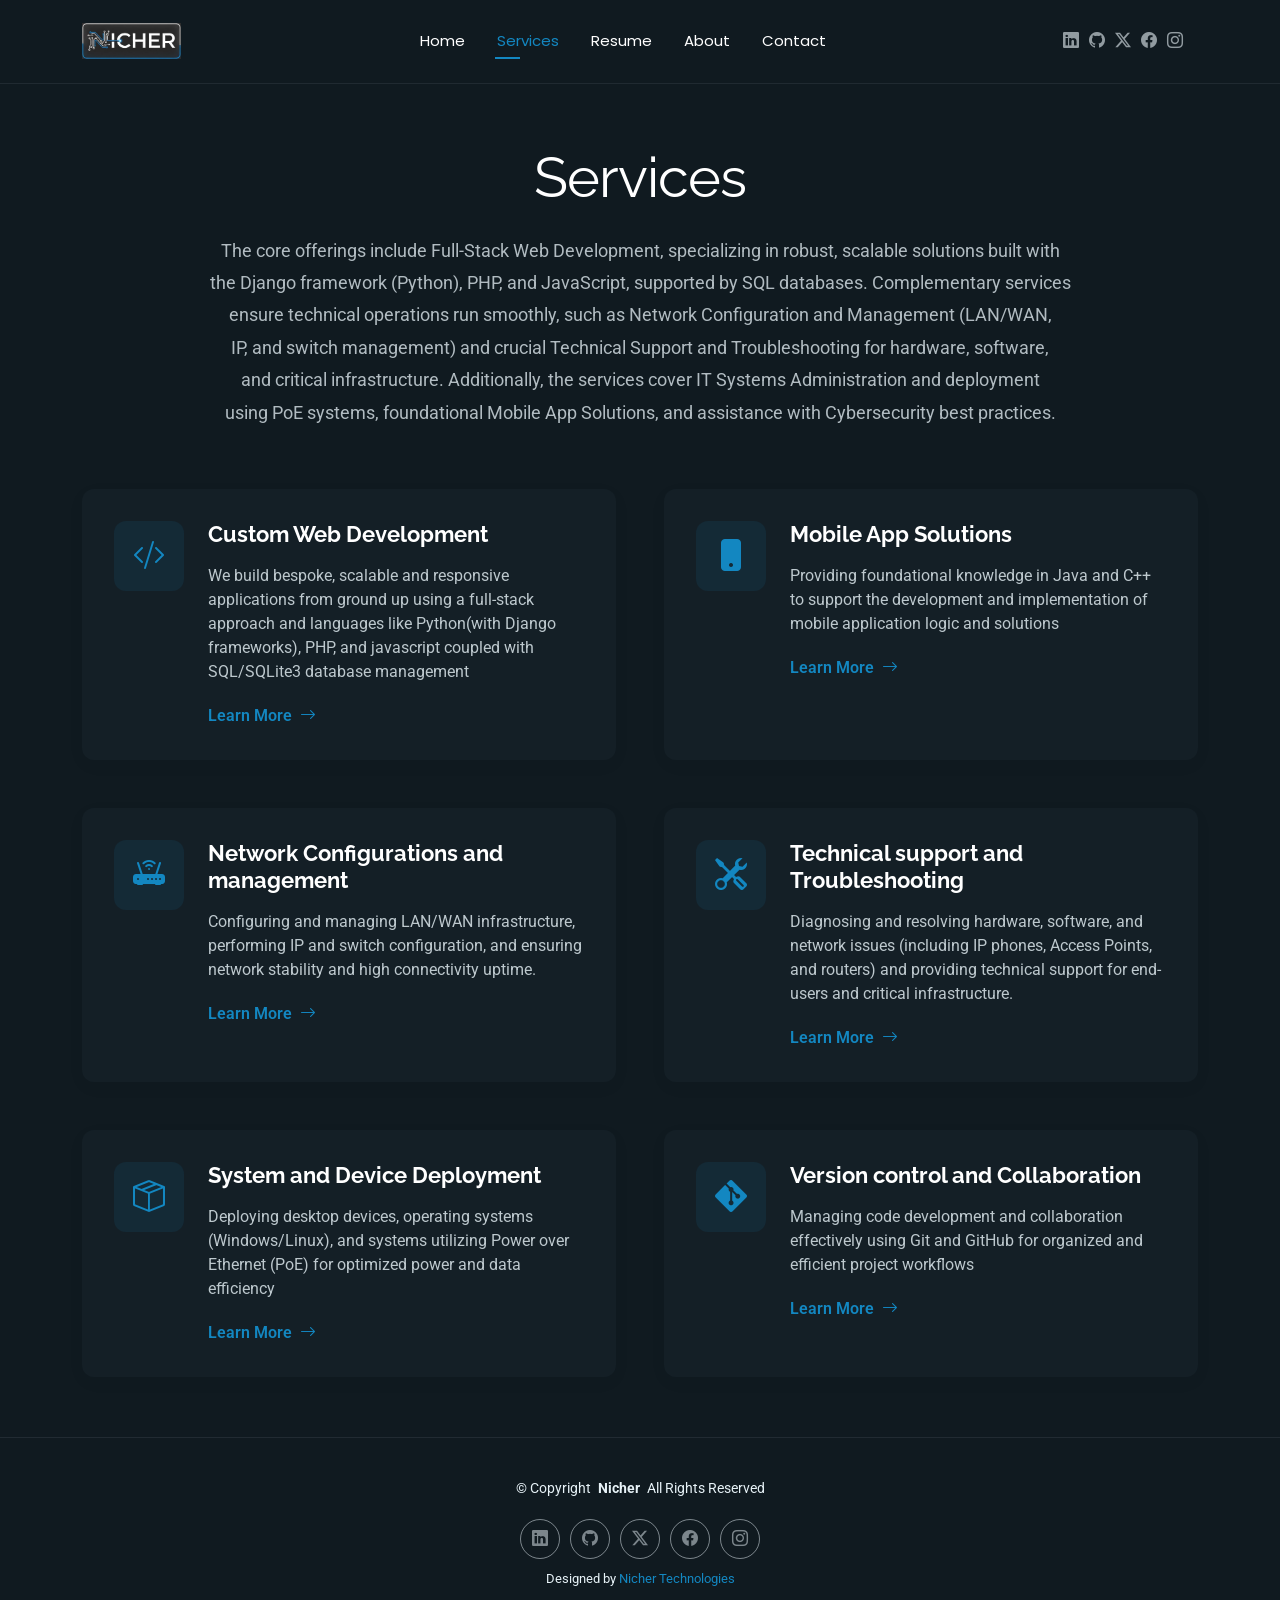
<file: services.html>
<!DOCTYPE html>
<html lang="en">

<head>
  <meta charset="utf-8">
  <meta content="width=device-width, initial-scale=1.0" name="viewport">
  <title>Services</title>
  <meta name="description" content="">
  <meta name="keywords" content="">

  <!-- Favicons -->
  <link href="assets/img/favicon.png" rel="icon">
  <link href="assets/img/apple-touch-icon.png" rel="apple-touch-icon">

  <!-- Fonts -->
  <link href="https://fonts.googleapis.com" rel="preconnect">
  <link href="https://fonts.gstatic.com" rel="preconnect" crossorigin>
  <link
    href="https://fonts.googleapis.com/css2?family=Roboto:ital,wght@0,100;0,300;0,400;0,500;0,700;0,900;1,100;1,300;1,400;1,500;1,700;1,900&family=Poppins:ital,wght@0,100;0,200;0,300;0,400;0,500;0,600;0,700;0,800;0,900;1,100;1,200;1,300;1,400;1,500;1,600;1,700;1,800;1,900&family=Raleway:ital,wght@0,100;0,200;0,300;0,400;0,500;0,600;0,700;0,800;0,900;1,100;1,200;1,300;1,400;1,500;1,600;1,700;1,800;1,900&display=swap"
    rel="stylesheet">

  <!-- Vendor CSS Files -->
  <link href="assets/vendor/bootstrap/css/bootstrap.min.css" rel="stylesheet">
  <link href="assets/vendor/bootstrap-icons/bootstrap-icons.css" rel="stylesheet">
  <link href="assets/vendor/aos/aos.css" rel="stylesheet">
  <link href="assets/vendor/swiper/swiper-bundle.min.css" rel="stylesheet">
  <link href="assets/vendor/glightbox/css/glightbox.min.css" rel="stylesheet">

  <!-- Main CSS File -->
  <link href="assets/css/main.css" rel="stylesheet">
</head>

<body class="index-page">

  <header id="header" class="header d-flex align-items-center light-background sticky-top">
    <div class="container position-relative d-flex align-items-center justify-content-between">

      <a href="index.html" class="logo d-flex align-items-center me-auto me-xl-0">
        <img src="assets/img/logo.jpg" alt="NICHER">
      </a>

      <nav id="navmenu" class="navmenu">
        <ul>
          <li><a href="index.html">Home</a></li>
          <li><a href="services.html" class="active">Services</a></li>
          <li><a href="resume.html">Resume</a></li>
          <li><a href="about.html">About</a></li>
          <li><a href="contact.html">Contact</a></li>
        </ul>
        <i class="mobile-nav-toggle d-xl-none bi bi-list"></i>
      </nav>

      <div class="header-social-links">
        <a href="linkedin.com/nicksoncheruiyotbett/" class="linkedin"><i class="bi bi-linkedin"></i></a>
        <a href="github.com/NicherKe"><i class="bi bi-github"></i></a>
        <a href="x.com/_nicher/" class="twitter"><i class="bi bi-twitter-x"></i></a>
        <a href="facebook.com" class="facebook"><i class="bi bi-facebook"></i></a>
        <a href="instagram.com/nicherke/" class="instagram"><i class="bi bi-instagram"></i></a>
      </div>

    </div>
  </header>

  <main class="main">

    <!-- Services Section -->
    <section id="services" class="services section">

      <!-- Section Title -->
      <div class="container section-title" data-aos="fade-up">
        <h2>Services</h2>
        <p>The core offerings include Full-Stack Web Development, specializing in robust, scalable solutions built with
          the Django framework (Python), PHP, and JavaScript, supported by SQL databases. Complementary services ensure
          technical operations run smoothly, such as Network Configuration and Management (LAN/WAN, IP, and switch
          management) and crucial Technical Support and Troubleshooting for hardware, software, and critical
          infrastructure. Additionally, the services cover IT Systems Administration and deployment using PoE systems,
          foundational Mobile App Solutions, and assistance with Cybersecurity best practices.</p>
      </div><!-- End Section Title -->

      <div class="container" data-aos="fade-up" data-aos-delay="100">

        <div class="row justify-content-center g-5">

          <div class="col-md-6" data-aos="fade-right" data-aos-delay="100">
            <div class="service-item">
              <div class="service-icon">
                <i class="bi bi-code-slash"></i>
              </div>
              <div class="service-content">
                <h3>Custom Web Development</h3>
                <p>We build bespoke, scalable and responsive applications from ground up using a full-stack approach
                  and languages like Python(with Django frameworks), PHP, and javascript coupled with SQL/SQLite3
                  database management
                </p>
                <a href="index.html" class="service-link">
                  <span>Learn More</span>
                  <i class="bi bi-arrow-right"></i>
                </a>
              </div>
            </div>
          </div><!-- End Service Item -->

          <div class="col-md-6" data-aos="fade-left" data-aos-delay="100">
            <div class="service-item">
              <div class="service-icon">
                <i class="bi bi-phone-fill"></i>
              </div>
              <div class="service-content">
                <h3>Mobile App Solutions</h3>
                <p>Providing foundational knowledge in Java and C++ to support the development and implementation of
                  mobile application logic and solutions
                </p>
                <a href="index.html" class="service-link">
                  <span>Learn More</span>
                  <i class="bi bi-arrow-right"></i>
                </a>
              </div>
            </div>
          </div><!-- End Service Item -->

          <div class="col-md-6" data-aos="fade-right" data-aos-delay="200">
            <div class="service-item">
              <div class="service-icon">
                <i class="bi bi-router-fill"></i>
              </div>
              <div class="service-content">
                <h3>Network Configurations and management</h3>
                <p>Configuring and managing LAN/WAN infrastructure, performing IP and switch configuration, and ensuring
                  network stability and high connectivity uptime.</p>
                <a href="index.html" class="service-link">
                  <span>Learn More</span>
                  <i class="bi bi-arrow-right"></i>
                </a>
              </div>
            </div>
          </div><!-- End Service Item -->

          <div class="col-md-6" data-aos="fade-left" data-aos-delay="200">
            <div class="service-item">
              <div class="service-icon">
                <i class="bi bi-tools"></i>
              </div>
              <div class="service-content">
                <h3>Technical support and Troubleshooting</h3>
                <p>Diagnosing and resolving hardware, software, and network issues (including IP phones, Access Points,
                  and routers) and providing technical support for end-users and critical infrastructure.</p>
                <a href="index.html" class="service-link">
                  <span>Learn More</span>
                  <i class="bi bi-arrow-right"></i>
                </a>
              </div>
            </div>
          </div><!-- End Service Item -->

          <div class="col-md-6" data-aos="fade-right" data-aos-delay="300">
            <div class="service-item">
              <div class="service-icon">
                <i class="bi bi-box-seam"></i>
              </div>
              <div class="service-content">
                <h3>System and Device Deployment</h3>
                <p>Deploying desktop devices, operating systems (Windows/Linux), and systems utilizing Power over
                  Ethernet (PoE) for optimized power and data efficiency</p>
                <a href="index.html" class="service-link">
                  <span>Learn More</span>
                  <i class="bi bi-arrow-right"></i>
                </a>
              </div>
            </div>
          </div><!-- End Service Item -->

          <div class="col-md-6" data-aos="fade-left" data-aos-delay="300">
            <div class="service-item">
              <div class="service-icon">
                <i class="bi bi-git"></i>
              </div>
              <div class="service-content">
                <h3>Version control and Collaboration</h3>
                <p>Managing code development and collaboration effectively using Git and GitHub for organized and
                  efficient project workflows</p>
                <a href="index.html" class="service-link">
                  <span>Learn More</span>
                  <i class="bi bi-arrow-right"></i>
                </a>
              </div>
            </div>
          </div><!-- End Service Item -->
        </div>
      </div>
    </section><!-- /Services Section -->

  </main>

  <footer id="footer" class="footer">

    <div class="container">
      <div class="copyright text-center ">
        <p>© <span>Copyright</span> <strong class="px-1 sitename">Nicher</strong> <span>All Rights Reserved<br></span>
        </p>
      </div>
      <div class="social-links d-flex justify-content-center">
        <a href="linkedin.com/nicksoncheruiyotbett"><i class="bi bi-linkedin"></i></a>
        <a href="github.com/NicherKe"><i class="bi bi-github"></i></a>
        <a href="x.com/_nicher"><i class="bi bi-twitter-x"></i></a>
        <a href="facebook.com"><i class="bi bi-facebook"></i></a>
        <a href="instagram.com"><i class="bi bi-instagram"></i></a>
      </div>
      <div class="credits">
        Designed by <a href="https://github.com/NicherKe">Nicher Technologies</a>
      </div>

  </footer>

  <!-- Scroll Top -->
  <a href="#" id="scroll-top" class="scroll-top d-flex align-items-center justify-content-center"><i
      class="bi bi-arrow-up-short"></i></a>

  <!-- Preloader -->
  <div id="preloader"></div>

  <!-- Vendor JS Files -->
  <script src="assets/vendor/bootstrap/js/bootstrap.bundle.min.js"></script>
  <script src="assets/vendor/php-email-form/validate.js"></script>
  <script src="assets/vendor/aos/aos.js"></script>
  <script src="assets/vendor/typed.js/typed.umd.js"></script>
  <script src="assets/vendor/waypoints/noframework.waypoints.js"></script>
  <script src="assets/vendor/purecounter/purecounter_vanilla.js"></script>
  <script src="assets/vendor/swiper/swiper-bundle.min.js"></script>
  <script src="assets/vendor/imagesloaded/imagesloaded.pkgd.min.js"></script>
  <script src="assets/vendor/isotope-layout/isotope.pkgd.min.js"></script>
  <script src="assets/vendor/glightbox/js/glightbox.min.js"></script>

  <!-- Main JS File -->
  <script src="assets/js/main.js"></script>

</body>

</html>
</file>
<file: assets/css/main.css>
/**
* Template Name: FolioOne
* Template URL: https://bootstrapmade.com/folioone-bootstrap-portfolio-website-template/
* Updated: Aug 23 2025 with Bootstrap v5.3.7
* Author: BootstrapMade.com
* License: https://bootstrapmade.com/license/
*/

/*--------------------------------------------------------------
# Font & Color Variables
# Help: https://bootstrapmade.com/color-system/
--------------------------------------------------------------*/
/* Fonts */
:root {
  --default-font: "Roboto",  system-ui, -apple-system, "Segoe UI", Roboto, "Helvetica Neue", Arial, "Noto Sans", "Liberation Sans", sans-serif, "Apple Color Emoji", "Segoe UI Emoji", "Segoe UI Symbol", "Noto Color Emoji";
  --heading-font: "Raleway",  sans-serif;
  --nav-font: "Poppins",  sans-serif;
}

/* Global Colors - The following color variables are used throughout the website. Updating them here will change the color scheme of the entire website */
:root { 
  --background-color: #101a20; /* Background color for the entire website, including individual sections */
  --default-color: #e7f2f7; /* Default color used for the majority of the text content across the entire website */
  --heading-color: #ffffff; /* Color for headings, subheadings and title throughout the website */
  --accent-color: #1387c1; /* Accent color that represents your brand on the website. It's used for buttons, links, and other elements that need to stand out */
  --surface-color: #141f26; /* The surface color is used as a background of boxed elements within sections, such as cards, icon boxes, or other elements that require a visual separation from the global background. */
  --contrast-color: #ffffff; /* Contrast color for text, ensuring readability against backgrounds of accent, heading, or default colors. */
}

/* Nav Menu Colors - The following color variables are used specifically for the navigation menu. They are separate from the global colors to allow for more customization options */
:root {
  --nav-color: #ffffff;  /* The default color of the main navmenu links */
  --nav-hover-color: #1387c1; /* Applied to main navmenu links when they are hovered over or active */
  --nav-mobile-background-color: #213642; /* Used as the background color for mobile navigation menu */
  --nav-dropdown-background-color: #051117; /* Used as the background color for dropdown items that appear when hovering over primary navigation items */
  --nav-dropdown-color: #e7f2f7; /* Used for navigation links of the dropdown items in the navigation menu. */
  --nav-dropdown-hover-color: #1387c1; /* Similar to --nav-hover-color, this color is applied to dropdown navigation links when they are hovered over. */
}

/* Color Presets - These classes override global colors when applied to any section or element, providing reuse of the sam color scheme. */

.light-background {
  --background-color: #142027;
  --surface-color: #325264;
}

.dark-background {
  --background-color: #0b1419;
  --default-color: #ffffff;
  --heading-color: #ffffff;
  --surface-color: #252525;
  --contrast-color: #ffffff;
}

/* Smooth scroll */
:root {
  scroll-behavior: smooth;
}

/*--------------------------------------------------------------
# General Styling & Shared Classes
--------------------------------------------------------------*/
body {
  color: var(--default-color);
  background-color: var(--background-color);
  font-family: var(--default-font);
}

a {
  color: var(--accent-color);
  text-decoration: none;
  transition: 0.3s;
}

a:hover {
  color: color-mix(in srgb, var(--accent-color), transparent 25%);
  text-decoration: none;
}

h1,
h2,
h3,
h4,
h5,
h6 {
  color: var(--heading-color);
  font-family: var(--heading-font);
}

/* PHP Email Form Messages
------------------------------*/
.php-email-form .error-message {
  display: none;
  background: #df1529;
  color: #ffffff;
  text-align: left;
  padding: 15px;
  margin-bottom: 24px;
  font-weight: 600;
}

.php-email-form .sent-message {
  display: none;
  color: #ffffff;
  background: #059652;
  text-align: center;
  padding: 15px;
  margin-bottom: 24px;
  font-weight: 600;
}

.php-email-form .loading {
  display: none;
  background: var(--surface-color);
  text-align: center;
  padding: 15px;
  margin-bottom: 24px;
}

.php-email-form .loading:before {
  content: "";
  display: inline-block;
  border-radius: 50%;
  width: 24px;
  height: 24px;
  margin: 0 10px -6px 0;
  border: 3px solid var(--accent-color);
  border-top-color: var(--surface-color);
  animation: php-email-form-loading 1s linear infinite;
}

@keyframes php-email-form-loading {
  0% {
    transform: rotate(0deg);
  }

  100% {
    transform: rotate(360deg);
  }
}

/*--------------------------------------------------------------
# Global Header
--------------------------------------------------------------*/
.header {
  --background-color: rgba(255, 255, 255, 0);
  color: var(--default-color);
  background-color: var(--background-color);
  padding: 15px 0;
  transition: all 0.5s;
  z-index: 997;
  border-bottom: 1px solid color-mix(in srgb, var(--default-color), transparent 92%);
}

.header .logo {
  line-height: 1;
}

.header .logo img {
  max-height: 36px;
  margin-right: 8px;
}

.header .logo h1 {
  font-size: 32px;
  margin: 0;
  font-weight: 400;
  color: var(--heading-color);
}

.header .header-social-links {
  padding-right: 15px;
}

.header .header-social-links a {
  color: color-mix(in srgb, var(--default-color), transparent 40%);
  padding-left: 6px;
  display: inline-block;
  transition: 0.3s;
  font-size: 16px;
}

.header .header-social-links a:hover {
  color: var(--default-color);
}

.header .header-social-links a i {
  line-height: 0px;
}

@media (max-width: 1200px) {
  .header .logo {
    order: 1;
  }

  .header .header-social-links {
    order: 2;
  }

  .header .navmenu {
    order: 3;
  }
}

/* Global Header on Scroll
------------------------------*/
.scrolled .header {
  --background-color: rgba(16, 26, 32, 0.9);
}

/*--------------------------------------------------------------
# Navigation Menu
--------------------------------------------------------------*/
/* Desktop Navigation */
@media (min-width: 1200px) {
  .navmenu {
    padding: 0;
  }

  .navmenu ul {
    margin: 0;
    padding: 0;
    display: flex;
    list-style: none;
    align-items: center;
  }

  .navmenu li {
    position: relative;
  }

  .navmenu>ul>li {
    white-space: nowrap;
    padding: 15px 28px 15px 0;
  }

  .navmenu>ul>li:last-child {
    padding-right: 0;
  }

  .navmenu a,
  .navmenu a:focus {
    color: var(--nav-color);
    font-size: 15px;
    padding: 0 2px;
    font-family: var(--nav-font);
    font-weight: 400;
    display: flex;
    align-items: center;
    justify-content: space-between;
    white-space: nowrap;
    transition: 0.3s;
    position: relative;
  }

  .navmenu a i,
  .navmenu a:focus i {
    font-size: 12px;
    line-height: 0;
    margin-left: 5px;
    transition: 0.3s;
  }

  .navmenu>ul>li>a:before {
    content: "";
    position: absolute;
    height: 2px;
    bottom: -6px;
    left: 0;
    background-color: var(--nav-hover-color);
    visibility: hidden;
    width: 0px;
    transition: all 0.3s ease-in-out 0s;
  }

  .navmenu a:hover:before,
  .navmenu li:hover>a:before,
  .navmenu .active:before {
    visibility: visible;
    width: 25px;
  }

  .navmenu li:hover>a,
  .navmenu .active,
  .navmenu .active:focus {
    color: var(--nav-hover-color);
  }

  .navmenu .dropdown ul {
    margin: 0;
    padding: 10px 0;
    background: var(--nav-dropdown-background-color);
    display: block;
    position: absolute;
    visibility: hidden;
    left: -5px;
    top: 130%;
    opacity: 0;
    transition: 0.3s;
    border-radius: 4px;
    z-index: 99;
    box-shadow: 0px 0px 30px rgba(0, 0, 0, 0.1);
  }

  .navmenu .dropdown ul li {
    min-width: 200px;
  }

  .navmenu .dropdown ul a {
    padding: 10px 20px;
    font-size: 15px;
    text-transform: none;
    color: var(--nav-dropdown-color);
  }

  .navmenu .dropdown ul a i {
    font-size: 12px;
  }

  .navmenu .dropdown ul a:hover,
  .navmenu .dropdown ul .active:hover,
  .navmenu .dropdown ul li:hover>a {
    color: var(--nav-dropdown-hover-color);
  }

  .navmenu .dropdown:hover>ul {
    opacity: 1;
    top: 100%;
    visibility: visible;
  }

  .navmenu .dropdown .dropdown ul {
    top: 0;
    left: -90%;
    visibility: hidden;
  }

  .navmenu .dropdown .dropdown:hover>ul {
    opacity: 1;
    top: 0;
    left: -100%;
    visibility: visible;
  }
}

/* Mobile Navigation */
@media (max-width: 1199px) {
  .mobile-nav-toggle {
    color: var(--nav-color);
    font-size: 28px;
    line-height: 0;
    margin-right: 10px;
    cursor: pointer;
    transition: color 0.3s;
  }

  .navmenu {
    padding: 0;
    z-index: 9997;
  }

  .navmenu ul {
    display: none;
    list-style: none;
    position: absolute;
    inset: 60px 20px 20px 20px;
    padding: 10px 0;
    margin: 0;
    border-radius: 6px;
    background-color: var(--nav-mobile-background-color);
    border: 1px solid color-mix(in srgb, var(--default-color), transparent 90%);
    box-shadow: none;
    overflow-y: auto;
    transition: 0.3s;
    z-index: 9998;
  }

  .navmenu a,
  .navmenu a:focus {
    color: var(--nav-dropdown-color);
    padding: 10px 20px;
    font-family: var(--nav-font);
    font-size: 17px;
    font-weight: 500;
    display: flex;
    align-items: center;
    justify-content: space-between;
    white-space: nowrap;
    transition: 0.3s;
  }

  .navmenu a i,
  .navmenu a:focus i {
    font-size: 12px;
    line-height: 0;
    margin-left: 5px;
    width: 30px;
    height: 30px;
    display: flex;
    align-items: center;
    justify-content: center;
    border-radius: 50%;
    transition: 0.3s;
    background-color: color-mix(in srgb, var(--accent-color), transparent 90%);
  }

  .navmenu a i:hover,
  .navmenu a:focus i:hover {
    background-color: var(--accent-color);
    color: var(--contrast-color);
  }

  .navmenu a:hover,
  .navmenu .active,
  .navmenu .active:focus {
    color: var(--nav-dropdown-hover-color);
  }

  .navmenu .active i,
  .navmenu .active:focus i {
    background-color: var(--accent-color);
    color: var(--contrast-color);
    transform: rotate(180deg);
  }

  .navmenu .dropdown ul {
    position: static;
    display: none;
    z-index: 99;
    padding: 10px 0;
    margin: 10px 20px;
    background-color: var(--nav-dropdown-background-color);
    transition: all 0.5s ease-in-out;
  }

  .navmenu .dropdown ul ul {
    background-color: rgba(33, 37, 41, 0.1);
  }

  .navmenu .dropdown>.dropdown-active {
    display: block;
    background-color: rgba(33, 37, 41, 0.03);
  }

  .mobile-nav-active {
    overflow: hidden;
  }

  .mobile-nav-active .mobile-nav-toggle {
    color: #fff;
    position: absolute;
    font-size: 32px;
    top: 15px;
    right: 15px;
    margin-right: 0;
    z-index: 9999;
  }

  .mobile-nav-active .navmenu {
    position: fixed;
    overflow: hidden;
    inset: 0;
    background: rgba(33, 37, 41, 0.8);
    transition: 0.3s;
  }

  .mobile-nav-active .navmenu>ul {
    display: block;
  }
}

/*--------------------------------------------------------------
# Global Footer
--------------------------------------------------------------*/
.footer {
  color: var(--default-color);
  background-color: var(--background-color);
  font-size: 14px;
  padding: 40px 0;
  position: relative;
  border-top: 1px solid color-mix(in srgb, var(--default-color), transparent 92%);
}

.footer .copyright p {
  margin-bottom: 0;
}

.footer .social-links {
  margin-top: 20px;
}

.footer .social-links a {
  display: flex;
  align-items: center;
  justify-content: center;
  width: 40px;
  height: 40px;
  border-radius: 50%;
  border: 1px solid color-mix(in srgb, var(--default-color), transparent 50%);
  font-size: 16px;
  color: color-mix(in srgb, var(--default-color), transparent 50%);
  margin: 0 5px;
  transition: 0.3s;
}

.footer .social-links a:hover {
  color: var(--accent-color);
  border-color: var(--accent-color);
}

.footer .credits {
  margin-top: 10px;
  font-size: 13px;
  text-align: center;
}

/*--------------------------------------------------------------
# Preloader
--------------------------------------------------------------*/
#preloader {
  position: fixed;
  inset: 0;
  z-index: 9999;
  overflow: hidden;
  background-color: var(--background-color);
  transition: all 0.6s ease-out;
  width: 100%;
  height: 100vh;
}

#preloader:before,
#preloader:after {
  content: "";
  position: absolute;
  border: 4px solid var(--accent-color);
  border-radius: 50%;
  animation: animate-preloader 2s cubic-bezier(0, 0.2, 0.8, 1) infinite;
}

#preloader:after {
  animation-delay: -0.5s;
}

@keyframes animate-preloader {
  0% {
    width: 10px;
    height: 10px;
    top: calc(50% - 5px);
    left: calc(50% - 5px);
    opacity: 1;
  }

  100% {
    width: 72px;
    height: 72px;
    top: calc(50% - 36px);
    left: calc(50% - 36px);
    opacity: 0;
  }
}

/*--------------------------------------------------------------
# Scroll Top Button
--------------------------------------------------------------*/
.scroll-top {
  position: fixed;
  visibility: hidden;
  opacity: 0;
  right: 15px;
  bottom: -15px;
  z-index: 99999;
  background-color: var(--accent-color);
  width: 44px;
  height: 44px;
  border-radius: 50px;
  transition: all 0.4s;
}

.scroll-top i {
  font-size: 24px;
  color: var(--contrast-color);
  line-height: 0;
}

.scroll-top:hover {
  background-color: color-mix(in srgb, var(--accent-color), transparent 20%);
  color: var(--contrast-color);
}

.scroll-top.active {
  visibility: visible;
  opacity: 1;
  bottom: 15px;
}

/*--------------------------------------------------------------
# Disable aos animation delay on mobile devices
--------------------------------------------------------------*/
@media screen and (max-width: 768px) {
  [data-aos-delay] {
    transition-delay: 0 !important;
  }
}

/*--------------------------------------------------------------
# Global Page Titles & Breadcrumbs
--------------------------------------------------------------*/
.page-title {
  color: var(--default-color);
  background-color: var(--background-color);
  position: relative;
}

.page-title .heading {
  padding: 80px 0;
  border-top: 1px solid color-mix(in srgb, var(--default-color), transparent 90%);
}

.page-title .heading h1 {
  font-size: 38px;
  font-weight: 700;
}

.page-title nav {
  background-color: color-mix(in srgb, var(--default-color), transparent 96%);
  padding: 20px 0;
}

.page-title nav ol {
  display: flex;
  flex-wrap: wrap;
  list-style: none;
  padding: 0;
  margin: 0;
  font-size: 16px;
  font-weight: 400;
}

.page-title nav ol li+li {
  padding-left: 10px;
}

.page-title nav ol li+li::before {
  content: "/";
  display: inline-block;
  padding-right: 10px;
  color: color-mix(in srgb, var(--default-color), transparent 70%);
}

/*--------------------------------------------------------------
# Global Sections
--------------------------------------------------------------*/
section,
.section {
  color: var(--default-color);
  background-color: var(--background-color);
  padding: 60px 0;
  scroll-margin-top: 100px;
  overflow: clip;
}

@media (max-width: 1199px) {

  section,
  .section {
    scroll-margin-top: 66px;
  }
}

/*--------------------------------------------------------------
# Global Section Titles
--------------------------------------------------------------*/
.section-title {
  text-align: center;
  padding-bottom: 60px;
  position: relative;
}

.section-title h2 {
  font-size: 3.5rem;
  font-weight: 400;
  line-height: 1.2;
  color: var(--heading-color);
  margin-bottom: 1.5rem;
  letter-spacing: -1px;
}

@media (max-width: 768px) {
  .section-title h2 {
    font-size: 2.5rem;
  }
}

.section-title p {
  font-size: 1.125rem;
  line-height: 1.8;
  color: color-mix(in srgb, var(--default-color), transparent 25%);
  max-width: 900px;
  margin: 0 auto;
  text-wrap: balance;
}

/*--------------------------------------------------------------
# Hero Section
--------------------------------------------------------------*/
.hero {
  padding: 80px 0;
  min-height: 100vh;
  display: flex;
  align-items: center;
}

.hero .hero-content h1 {
  font-size: 3.5rem;
  font-weight: 700;
  margin-bottom: 1rem;
  line-height: 1.2;
}

.hero .hero-content h1 .highlight {
  color: var(--accent-color);
  position: relative;
}

.hero .hero-content h1 .highlight::after {
  content: "";
  position: absolute;
  bottom: 0;
  left: 0;
  width: 100%;
  height: 3px;
  background: linear-gradient(90deg, var(--accent-color), color-mix(in srgb, var(--accent-color), transparent 50%));
  border-radius: 2px;
}

@media (max-width: 768px) {
  .hero .hero-content h1 {
    font-size: 2.5rem;
  }
}

.hero .hero-content h2 {
  font-size: 1.5rem;
  font-weight: 400;
  margin-bottom: 2rem;
  color: color-mix(in srgb, var(--default-color), transparent 20%);
}

.hero .hero-content h2 .typed {
  color: var(--accent-color);
  font-weight: 600;
}

@media (max-width: 768px) {
  .hero .hero-content h2 {
    font-size: 1.25rem;
  }
}

.hero .hero-content p {
  font-size: 1.1rem;
  line-height: 1.6;
  margin-bottom: 2.5rem;
  color: color-mix(in srgb, var(--default-color), transparent 30%);
}

.hero .hero-actions {
  display: flex;
  gap: 1rem;
  margin-bottom: 3rem;
}

.hero .hero-actions .btn {
  padding: 12px 30px;
  border-radius: 50px;
  font-weight: 600;
  text-decoration: none;
  transition: all 0.3s ease;
  border: 2px solid;
}

.hero .hero-actions .btn.btn-primary {
  background: var(--accent-color);
  color: var(--contrast-color);
  border-color: var(--accent-color);
}

.hero .hero-actions .btn.btn-primary:hover {
  background: color-mix(in srgb, var(--accent-color), black 15%);
  border-color: color-mix(in srgb, var(--accent-color), black 15%);
  transform: translateY(-2px);
}

.hero .hero-actions .btn.btn-outline {
  background: transparent;
  color: var(--accent-color);
  border-color: var(--accent-color);
}

.hero .hero-actions .btn.btn-outline:hover {
  transform: translateY(-2px);
}

@media (max-width: 576px) {
  .hero .hero-actions {
    flex-direction: column;
  }

  .hero .hero-actions .btn {
    text-align: center;
  }
}

.hero .social-links {
  display: flex;
  gap: 1rem;
}

.hero .social-links a {
  width: 45px;
  height: 45px;
  background: var(--surface-color);
  border-radius: 50%;
  display: flex;
  align-items: center;
  justify-content: center;
  color: var(--default-color);
  font-size: 1.2rem;
  transition: all 0.3s ease;
}

.hero .social-links a:hover {
  background: var(--accent-color);
  color: var(--contrast-color);
  transform: translateY(-3px);
  box-shadow: 0 8px 25px color-mix(in srgb, var(--accent-color), transparent 70%);
}

.hero .hero-image {
  position: relative;
}

.hero .hero-image .image-wrapper {
  position: relative;
  max-width: 450px;
  margin: 0 auto;
}

.hero .hero-image .image-wrapper img {
  border-radius: 20px;
  box-shadow: 0 5px 15px color-mix(in srgb, var(--default-color), transparent 95%);
  transition: transform 0.3s ease;
}

.hero .hero-image .image-wrapper img:hover {
  transform: scale(1.02);
}

.hero .hero-image .floating-elements {
  position: absolute;
  top: 0;
  left: 0;
  right: 0;
  bottom: 0;
  pointer-events: none;
}

.hero .hero-image .floating-elements .floating-card {
  position: absolute;
  background: var(--surface-color);
  padding: 15px 20px;
  border-radius: 15px;
  box-shadow: 0 10px 30px color-mix(in srgb, var(--default-color), transparent 90%);
  display: flex;
  align-items: center;
  gap: 10px;
  font-weight: 600;
  animation: float 3s ease-in-out infinite;
}

.hero .hero-image .floating-elements .floating-card i {
  font-size: 1.5rem;
  color: var(--accent-color);
}

.hero .hero-image .floating-elements .floating-card.design {
  top: 10%;
  right: -10%;
  animation-delay: 0s;
}

.hero .hero-image .floating-elements .floating-card.code {
  bottom: 30%;
  left: -15%;
  animation-delay: 1s;
}

.hero .hero-image .floating-elements .floating-card.creativity {
  top: 60%;
  right: -5%;
  animation-delay: 2s;
}

@media (max-width: 992px) {
  .hero .hero-image .floating-elements .floating-card {
    display: none;
  }
}

@keyframes float {

  0%,
  100% {
    transform: translateY(0px);
  }

  50% {
    transform: translateY(-10px);
  }
}

@media (max-width: 992px) {
  .hero .hero-content {
    text-align: center;
    margin-bottom: 3rem;
  }
}

/*--------------------------------------------------------------
# About Section
--------------------------------------------------------------*/
.about .intro-content .eyebrow {
  display: inline-block;
  letter-spacing: 0.12em;
  text-transform: uppercase;
  font-size: 12px;
  color: color-mix(in srgb, var(--default-color), transparent 40%);
  margin-bottom: 16px;
}

.about .intro-content .headline {
  font-family: var(--heading-font);
  font-weight: 300;
  line-height: 1.2;
  font-size: clamp(28px, 4vw, 44px);
  margin: 0 0 24px 0;
}

.about .intro-content .lead {
  font-size: 18px;
  line-height: 1.8;
  color: color-mix(in srgb, var(--default-color), transparent 10%);
  margin-bottom: 24px;
}

.about .intro-content p {
  line-height: 1.8;
  margin-bottom: 24px;
  color: color-mix(in srgb, var(--default-color), transparent 5%);
}

.about .intro-content .cta-group {
  display: flex;
  gap: 24px;
  align-items: center;
  margin-top: 24px;
}

.about .intro-content .cta-group .btn-ghost {
  display: inline-flex;
  align-items: center;
  gap: 8px;
  padding: 12px 18px;
  border-radius: 6px;
  color: var(--accent-color);
  background: color-mix(in srgb, var(--accent-color), transparent 92%);
  border: 1px solid color-mix(in srgb, var(--accent-color), transparent 70%);
  transition: 0.3s ease-in-out;
}

.about .intro-content .cta-group .btn-ghost:hover,
.about .intro-content .cta-group .btn-ghost:focus {
  color: var(--contrast-color);
  background: var(--accent-color);
  border-color: var(--accent-color);
  outline: none;
  box-shadow: 0 0 0 3px color-mix(in srgb, var(--accent-color), transparent 70%);
}

.about .intro-content .cta-group .link-underline {
  display: inline-flex;
  align-items: center;
  gap: 8px;
  position: relative;
  color: var(--accent-color);
  padding-bottom: 4px;
  transition: 0.3s ease-in-out;
}

.about .intro-content .cta-group .link-underline::after {
  content: "";
  position: absolute;
  left: 0;
  right: 0;
  bottom: 0;
  height: 1px;
  background: color-mix(in srgb, var(--accent-color), transparent 40%);
  transform: scaleX(0.4);
  transform-origin: left;
  transition: 0.3s ease-in-out;
}

.about .intro-content .cta-group .link-underline:hover,
.about .intro-content .cta-group .link-underline:focus {
  color: color-mix(in srgb, var(--accent-color), transparent 10%);
  outline: none;
}

.about .intro-content .cta-group .link-underline:hover::after,
.about .intro-content .cta-group .link-underline:focus::after {
  transform: scaleX(1);
}

.about .profile-figure {
  margin: 0;
}

.about .profile-figure .profile-photo {
  width: 88%;
  max-width: 440px;
  border-radius: 18px;
  box-shadow: 0 10px 30px color-mix(in srgb, var(--default-color), transparent 92%);
  transform: translateY(0);
  transition: transform 0.3s ease-in-out;
}

.about .profile-figure .profile-caption {
  margin-top: 24px;
  display: flex;
  align-items: center;
  justify-content: center;
}

.about .profile-figure .profile-caption .meta {
  font-size: 14px;
  color: color-mix(in srgb, var(--default-color), transparent 20%);
}

.about .profile-figure .profile-caption .meta .funfact {
  font-size: 13px;
  margin-top: 4px;
  color: color-mix(in srgb, var(--default-color), transparent 35%);
}

.about .profile-figure:hover .profile-photo {
  transform: translateY(-4px);
}

.about .skill-item {
  padding: 24px;
  border-radius: 6px;
  transition: 0.3s ease-in-out;
  background: color-mix(in srgb, var(--surface-color), var(--accent-color) 2%);
  border: 1px solid color-mix(in srgb, var(--default-color), transparent 88%);
  height: 100%;
}

.about .skill-item i {
  font-size: 24px;
  color: var(--accent-color);
  margin-bottom: 16px;
  display: inline-block;
}

.about .skill-item h3 {
  font-size: 16px;
  margin-bottom: 6px;
  font-weight: 500;
}

.about .skill-item p {
  margin: 0;
  font-size: 14px;
  color: color-mix(in srgb, var(--default-color), transparent 25%);
}

.about .skill-item:hover {
  transform: translateY(-3px);
  border-color: color-mix(in srgb, var(--accent-color), transparent 60%);
  box-shadow: 0 10px 30px color-mix(in srgb, var(--default-color), transparent 92%);
}

.about .timeline-item {
  position: relative;
  padding-left: 26px;
}

.about .timeline-item time {
  display: inline-block;
  font-size: 12px;
  letter-spacing: 0.08em;
  text-transform: uppercase;
  color: color-mix(in srgb, var(--default-color), transparent 45%);
  margin-bottom: 6px;
}

.about .timeline-item h4 {
  font-size: 18px;
  font-weight: 400;
  margin: 0 0 6px;
}

.about .timeline-item p {
  font-size: 14px;
  color: color-mix(in srgb, var(--default-color), transparent 25%);
  margin: 0;
}

.about .timeline-item .dot {
  position: absolute;
  left: 0;
  top: 4px;
  width: 10px;
  height: 10px;
  border-radius: 50%;
  background: var(--accent-color);
  box-shadow: 0 0 0 6px color-mix(in srgb, var(--accent-color), transparent 80%);
}

.about .personal-quote {
  padding: 24px 0;
}

.about .personal-quote p {
  font-family: var(--heading-font);
  font-weight: 300;
  font-size: clamp(20px, 3vw, 28px);
  line-height: 1.5;
  color: color-mix(in srgb, var(--default-color), transparent 5%);
  margin: 0 auto;
  max-width: 800px;
}

.about .fact-pill {
  display: flex;
  align-items: center;
  justify-content: center;
  gap: 10px;
  padding: 10px 14px;
  border-radius: 999px;
  border: 1px solid color-mix(in srgb, var(--default-color), transparent 85%);
  background: var(--surface-color);
  color: color-mix(in srgb, var(--default-color), transparent 10%);
  transition: 0.3s ease-in-out;
}

.about .fact-pill i {
  color: var(--accent-color);
}

.about .fact-pill span {
  font-size: 14px;
}

.about .fact-pill:hover {
  transform: translateY(-2px);
  border-color: color-mix(in srgb, var(--accent-color), transparent 60%);
  box-shadow: 0 10px 30px color-mix(in srgb, var(--default-color), transparent 92%);
}

.about .fact-pill:focus-within {
  box-shadow: 0 0 0 3px color-mix(in srgb, var(--accent-color), transparent 70%);
}

@media (max-width: 992px) {
  .about .profile-figure {
    text-align: center !important;
  }

  .about .profile-figure .profile-photo {
    width: 72%;
  }

  .about .intro-content .cta-group {
    flex-wrap: wrap;
  }
}

@media (max-width: 576px) {
  .about .profile-figure .profile-photo {
    width: 100%;
  }
}

/*--------------------------------------------------------------
# Skills Section
--------------------------------------------------------------*/
.skills .skill-box {
  background-color: var(--surface-color);
  padding: 2rem;
  border-radius: 8px;
  box-shadow: 0 0 20px rgba(0, 0, 0, 0.05);
}

.skills .skill-box h3 {
  font-size: 1.2rem;
  margin-bottom: 1rem;
  font-weight: 600;
}

.skills .skill-box p {
  font-size: 0.9rem;
  margin-bottom: 0.8rem;
  opacity: 0.6;
}

.skills .skill-box .progress {
  background-color: color-mix(in srgb, var(--accent-color), transparent 85%);
  border-radius: 50px;
  height: 8px;
  margin-top: 5px;
  overflow: hidden;
}

.skills .skill-box .progress .progress-bar {
  background-color: var(--accent-color);
  height: 100%;
  position: relative;
  border-radius: 50px;
  transition: 0.9s;
  width: 1px;
}

/*--------------------------------------------------------------
# Stats Section
--------------------------------------------------------------*/
.stats .avatars {
  position: relative;
}

.stats .avatars img {
  width: 60px;
  height: 60px;
  border: 3px solid var(--accent-color);
  margin-right: -15px;
  transition: transform 0.3s ease;
}

.stats .avatars img:hover {
  transform: translateY(-5px);
  z-index: 2;
}

.stats .counters h2 {
  color: var(--heading-color);
  font-size: 48px;
  font-weight: 700;
  margin-bottom: 10px;
}

.stats .counters h2 span {
  display: inline-block;
}

.stats .counters p {
  color: var(--default-color);
  font-size: 18px;
  margin: 0;
  opacity: 0.9;
}

@media (max-width: 991px) {
  .stats .row {
    text-align: center;
  }

  .stats .avatars {
    justify-content: center;
    margin-bottom: 40px;
  }

  .stats .counters h2 {
    font-size: 36px;
  }

  .stats .counters p {
    font-size: 16px;
  }

  .stats .counters .col-md-4 {
    margin-bottom: 30px;
  }

  .stats .counters .col-md-4:last-child {
    margin-bottom: 0;
  }
}

@media (max-width: 576px) {
  .stats {
    padding: 60px 0;
  }

  .stats .avatars {
    flex-wrap: wrap;
    justify-content: center;
  }

  .stats .avatars img {
    margin: 0 -8px;
  }
}

/*--------------------------------------------------------------
# Testimonials Section
--------------------------------------------------------------*/
.testimonials .testimonials-carousel,
.testimonials .testimonials-slider {
  overflow: hidden;
}

.testimonials .testimonial-item .testimonial-content {
  border-left: 3px solid var(--accent-color);
  padding-left: 30px;
}

.testimonials .testimonial-item .testimonial-img {
  border-radius: 50%;
  border: 4px solid var(--background-color);
  margin: 0 auto;
}

.testimonials .testimonial-item h3 {
  font-size: 20px;
  font-weight: bold;
  margin: 10px 0 5px 0;
}

.testimonials .testimonial-item h4 {
  font-size: 14px;
  color: color-mix(in srgb, var(--default-color), transparent 40%);
  margin: 0 0 10px 0;
}

.testimonials .testimonial-item .stars i {
  color: #ffc107;
  margin: 0 1px;
}

.testimonials .testimonial-item .quote-icon-left,
.testimonials .testimonial-item .quote-icon-right {
  color: color-mix(in srgb, var(--accent-color), transparent 50%);
  font-size: 26px;
  line-height: 0;
}

.testimonials .testimonial-item .quote-icon-left {
  display: inline-block;
  left: -5px;
  position: relative;
}

.testimonials .testimonial-item .quote-icon-right {
  display: inline-block;
  right: -5px;
  position: relative;
  top: 10px;
  transform: scale(-1, -1);
}

.testimonials .testimonial-item p {
  font-style: italic;
}

.testimonials .swiper-wrapper {
  height: auto;
}

.testimonials .swiper-pagination {
  margin-top: 30px;
  position: relative;
}

.testimonials .swiper-pagination .swiper-pagination-bullet {
  width: 12px;
  height: 12px;
  background-color: color-mix(in srgb, var(--default-color), transparent 85%);
  opacity: 1;
}

.testimonials .swiper-pagination .swiper-pagination-bullet-active {
  background-color: var(--accent-color);
}

/*--------------------------------------------------------------
# Resume Section
--------------------------------------------------------------*/
.resume .resume-item {
  margin-bottom: 3rem;
}

.resume .resume-item .resume-title {
  font-size: 1.75rem;
  font-weight: 700;
  margin-bottom: 1.5rem;
  padding-bottom: 1.5rem;
  position: relative;
  color: var(--heading-color);
}

.resume .resume-item .resume-title::after {
  content: "";
  position: absolute;
  display: block;
  width: 50px;
  height: 3px;
  background: var(--accent-color);
  bottom: 0;
  left: 0;
}

.resume .resume-item .resume-content {
  padding-left: 1.25rem;
  border-left: 2px solid color-mix(in srgb, var(--accent-color), transparent 85%);
}

.resume .resume-item article {
  position: relative;
  margin-bottom: 2.5rem;
}

.resume .resume-item article::before {
  content: "";
  position: absolute;
  width: 16px;
  height: 16px;
  border-radius: 50%;
  left: -1.8rem;
  top: 0.25rem;
  background: var(--background-color);
  border: 2px solid var(--accent-color);
}

.resume .resume-item article h4 {
  font-size: 1.25rem;
  font-weight: 600;
  margin-bottom: 0.5rem;
  color: var(--heading-color);
}

.resume .resume-item article h5 {
  font-size: 1rem;
  background: color-mix(in srgb, var(--accent-color), transparent 92%);
  padding: 0.375rem 0.75rem;
  display: inline-block;
  font-weight: 600;
  margin: 0.5rem 0;
  color: var(--accent-color);
  border-radius: 4px;
}

.resume .resume-item article .institution,
.resume .resume-item article .company {
  font-size: 1rem;
  margin-bottom: 1rem;
  color: color-mix(in srgb, var(--default-color), transparent 25%);
}

.resume .resume-item article p {
  margin-bottom: 1rem;
}

.resume .resume-item article ul {
  padding-left: 1.25rem;
  margin-bottom: 0;
}

.resume .resume-item article ul li {
  padding-bottom: 0.75rem;
  position: relative;
}

.resume .resume-item article ul li:last-child {
  padding-bottom: 0;
}

.resume .skill-item {
  margin-bottom: 2rem;
}

.resume .skill-item h4 {
  font-size: 1rem;
  font-weight: 600;
  margin-bottom: 0.75rem;
  color: var(--heading-color);
}

.resume .skill-item .progress {
  height: 0.75rem;
  background-color: color-mix(in srgb, var(--accent-color), transparent 92%);
  border-radius: 1rem;
  overflow: visible;
}

.resume .skill-item .progress .progress-bar {
  background-color: var(--accent-color);
  position: relative;
  border-radius: 1rem;
  width: 0;
  transition: width 1s ease;
}

.resume .skill-item .progress .progress-bar::after {
  content: attr(aria-valuenow) "%";
  position: absolute;
  right: 0;
  top: -1.75rem;
  font-size: 0.875rem;
  font-weight: 600;
  color: var(--accent-color);
}

@media (max-width: 991.98px) {
  .resume .resume-item {
    margin-bottom: 2rem;
  }
}

@media (max-width: 767.98px) {
  .resume .resume-content {
    padding-left: 1rem !important;
  }

  .resume article::before {
    left: -2rem !important;
  }
}

/*--------------------------------------------------------------
# Services Section
--------------------------------------------------------------*/
.services .service-item {
  display: flex;
  background-color: var(--surface-color);
  border-radius: 12px;
  padding: 2rem;
  height: 100%;
  position: relative;
  overflow: hidden;
  box-shadow: 0 5px 20px rgba(0, 0, 0, 0.03);
  transition: all 0.4s ease;
}

.services .service-item::before {
  content: "";
  position: absolute;
  left: 0;
  top: 0;
  height: 100%;
  width: 4px;
  background-color: var(--accent-color);
  transform: scaleY(0);
  transform-origin: bottom;
  transition: transform 0.4s cubic-bezier(0.65, 0, 0.35, 1);
}

.services .service-item:hover {
  box-shadow: 0 10px 30px rgba(0, 0, 0, 0.08);
  transform: translateY(-5px);
}

.services .service-item:hover::before {
  transform: scaleY(1);
}

.services .service-item:hover .service-icon {
  background-color: var(--accent-color);
  color: var(--contrast-color);
  transform: rotateY(180deg);
}

.services .service-item:hover .service-icon i {
  transform: rotateY(180deg);
}

.services .service-item:hover .service-link i {
  transform: translateX(5px);
}

.services .service-icon {
  flex-shrink: 0;
  width: 70px;
  height: 70px;
  border-radius: 12px;
  background-color: color-mix(in srgb, var(--accent-color), transparent 90%);
  color: var(--accent-color);
  display: flex;
  align-items: center;
  justify-content: center;
  margin-right: 1.5rem;
  transition: all 0.5s ease;
}

.services .service-icon i {
  font-size: 2rem;
  transition: transform 0.5s ease;
}

.services .service-content {
  flex-grow: 1;
}

.services .service-content h3 {
  font-size: 1.4rem;
  margin-bottom: 1rem;
  font-weight: 700;
  color: var(--heading-color);
}

.services .service-content p {
  margin-bottom: 1.25rem;
  color: color-mix(in srgb, var(--default-color), transparent 20%);
}

.services .service-link {
  display: inline-flex;
  align-items: center;
  color: var(--accent-color);
  font-weight: 600;
  text-decoration: none;
  transition: color 0.3s ease;
}

.services .service-link span {
  margin-right: 0.5rem;
}

.services .service-link i {
  transition: transform 0.3s ease;
}

.services .service-link:hover {
  color: color-mix(in srgb, var(--accent-color), transparent 25%);
}

@media (max-width: 767.98px) {
  .services .service-item {
    padding: 1.5rem;
    margin-bottom: 1rem;
  }

  .services .service-icon {
    width: 60px;
    height: 60px;
    margin-right: 1rem;
  }

  .services .service-icon i {
    font-size: 1.5rem;
  }

  .services .service-content h3 {
    font-size: 1.2rem;
    margin-bottom: 0.75rem;
  }

  .services .service-content p {
    margin-bottom: 1rem;
    font-size: 0.95rem;
  }
}

@media (max-width: 575.98px) {
  .services .service-item {
    flex-direction: column;
    text-align: center;
  }

  .services .service-item::before {
    width: 100%;
    height: 4px;
    transform: scaleX(0);
    transform-origin: left;
  }

  .services .service-item:hover::before {
    transform: scaleX(1);
  }

  .services .service-icon {
    margin-right: 0;
    margin-bottom: 1.25rem;
  }

  .services .service-link {
    justify-content: center;
  }
}

/*--------------------------------------------------------------
# Service Details Section
--------------------------------------------------------------*/
.service-details .service-hero {
  margin-bottom: 4rem;
}

.service-details .service-hero .service-meta {
  display: flex;
  align-items: center;
  gap: 1rem;
  margin-bottom: 1.5rem;
}

.service-details .service-hero .service-meta .service-category {
  background: color-mix(in srgb, var(--accent-color), transparent 85%);
  color: var(--accent-color);
  padding: 0.5rem 1rem;
  border-radius: 20px;
  font-size: 0.85rem;
  font-weight: 500;
  letter-spacing: 0.5px;
}

.service-details .service-hero .service-meta .reading-time {
  color: color-mix(in srgb, var(--default-color), transparent 50%);
  font-size: 0.9rem;
  font-weight: 300;
}

.service-details .service-hero h1 {
  font-size: 3.5rem;
  font-weight: 300;
  line-height: 1.2;
  margin-bottom: 1.5rem;
  color: var(--heading-color);
  letter-spacing: -0.02em;
}

.service-details .service-hero .service-description {
  font-size: 1.25rem;
  line-height: 1.7;
  color: color-mix(in srgb, var(--default-color), transparent 25%);
  font-weight: 300;
  margin: 0;
}

.service-details .service-visual {
  margin-bottom: 4rem;
  overflow: hidden;
  border-radius: 4px;
}

.service-details .service-visual img {
  width: 100%;
  height: 400px;
  object-fit: cover;
  transition: transform 0.5s ease;
}

.service-details .service-visual img:hover {
  transform: scale(1.02);
}

.service-details .service-narrative {
  margin-bottom: 5rem;
}

.service-details .service-narrative h3 {
  font-size: 2rem;
  font-weight: 300;
  margin-bottom: 2rem;
  color: var(--heading-color);
  letter-spacing: -0.01em;
}

.service-details .service-narrative p {
  font-size: 1.1rem;
  line-height: 1.8;
  margin-bottom: 2rem;
  color: var(--default-color);
  font-weight: 300;
}

.service-details .benefits-grid {
  display: grid;
  grid-template-columns: repeat(auto-fit, minmax(280px, 1fr));
  gap: 2.5rem;
  margin-top: 3rem;
}

.service-details .benefits-grid .benefit-card {
  text-align: center;
  padding: 0;
}

.service-details .benefits-grid .benefit-card .benefit-icon {
  width: 60px;
  height: 60px;
  background: color-mix(in srgb, var(--accent-color), transparent 90%);
  border-radius: 50%;
  display: flex;
  align-items: center;
  justify-content: center;
  margin: 0 auto 1.5rem;
  transition: all 0.3s ease;
}

.service-details .benefits-grid .benefit-card .benefit-icon i {
  font-size: 1.5rem;
  color: var(--accent-color);
}

.service-details .benefits-grid .benefit-card:hover .benefit-icon {
  background: var(--accent-color);
  transform: translateY(-2px);
}

.service-details .benefits-grid .benefit-card:hover .benefit-icon i {
  color: var(--contrast-color);
}

.service-details .benefits-grid .benefit-card h4 {
  font-size: 1.2rem;
  font-weight: 400;
  margin-bottom: 1rem;
  color: var(--heading-color);
}

.service-details .benefits-grid .benefit-card p {
  font-size: 1rem;
  line-height: 1.6;
  color: color-mix(in srgb, var(--default-color), transparent 30%);
  margin: 0;
}

.service-details .timeline-section {
  margin-bottom: 4rem;
}

.service-details .timeline-section h3 {
  font-size: 2rem;
  font-weight: 300;
  margin-bottom: 3rem;
  color: var(--heading-color);
  letter-spacing: -0.01em;
}

.service-details .timeline-section .timeline {
  position: relative;
}

.service-details .timeline-section .timeline::before {
  content: "";
  position: absolute;
  left: 30px;
  top: 0;
  bottom: 0;
  width: 1px;
  background: color-mix(in srgb, var(--default-color), transparent 85%);
}

.service-details .timeline-section .timeline .timeline-item {
  position: relative;
  padding-left: 80px;
  margin-bottom: 3rem;
}

.service-details .timeline-section .timeline .timeline-item:last-child {
  margin-bottom: 0;
}

.service-details .timeline-section .timeline .timeline-item .timeline-marker {
  position: absolute;
  left: 0;
  top: 0;
  width: 60px;
  height: 60px;
  background: var(--surface-color);
  border: 2px solid color-mix(in srgb, var(--accent-color), transparent 70%);
  border-radius: 50%;
  display: flex;
  align-items: center;
  justify-content: center;
  z-index: 1;
}

.service-details .timeline-section .timeline .timeline-item .timeline-marker span {
  font-size: 1.2rem;
  font-weight: 500;
  color: var(--accent-color);
}

.service-details .timeline-section .timeline .timeline-item .timeline-content h4 {
  font-size: 1.3rem;
  font-weight: 400;
  margin-bottom: 0.75rem;
  color: var(--heading-color);
}

.service-details .timeline-section .timeline .timeline-item .timeline-content p {
  font-size: 1rem;
  line-height: 1.6;
  margin-bottom: 0.5rem;
  color: var(--default-color);
}

.service-details .timeline-section .timeline .timeline-item .timeline-content small {
  color: color-mix(in srgb, var(--default-color), transparent 40%);
  font-size: 0.9rem;
  font-weight: 500;
}

.service-details .service-sidebar {
  padding-left: 2rem;
}

@media (max-width: 992px) {
  .service-details .service-sidebar {
    padding-left: 0;
    margin-top: 4rem;
  }
}

.service-details .overview-card,
.service-details .success-story,
.service-details .consultation-form {
  background: var(--surface-color);
  border-radius: 8px;
  padding: 2.5rem;
  margin-bottom: 2.5rem;
  border: 1px solid color-mix(in srgb, var(--default-color), transparent 93%);
  transition: all 0.3s ease;
}

.service-details .overview-card:hover,
.service-details .success-story:hover,
.service-details .consultation-form:hover {
  border-color: color-mix(in srgb, var(--accent-color), transparent 80%);
}

.service-details .overview-card .overview-header h4 {
  font-size: 1.4rem;
  font-weight: 400;
  margin-bottom: 2rem;
  color: var(--heading-color);
}

.service-details .overview-card .overview-stats {
  display: grid;
  grid-template-columns: repeat(3, 1fr);
  gap: 1.5rem;
  margin-bottom: 2rem;
}

.service-details .overview-card .overview-stats .stat-item {
  text-align: center;
}

.service-details .overview-card .overview-stats .stat-item .stat-number {
  font-size: 2rem;
  font-weight: 300;
  color: var(--accent-color);
  line-height: 1;
  margin-bottom: 0.5rem;
}

.service-details .overview-card .overview-stats .stat-item .stat-label {
  font-size: 0.85rem;
  color: color-mix(in srgb, var(--default-color), transparent 40%);
  font-weight: 500;
  text-transform: uppercase;
  letter-spacing: 0.5px;
}

.service-details .overview-card .overview-details {
  border-top: 1px solid color-mix(in srgb, var(--default-color), transparent 90%);
  padding-top: 1.5rem;
}

.service-details .overview-card .overview-details .detail-row {
  display: flex;
  justify-content: space-between;
  align-items: center;
  margin-bottom: 1rem;
}

.service-details .overview-card .overview-details .detail-row:last-child {
  margin-bottom: 0;
}

.service-details .overview-card .overview-details .detail-row .detail-label {
  font-size: 0.95rem;
  color: color-mix(in srgb, var(--default-color), transparent 30%);
  font-weight: 400;
}

.service-details .overview-card .overview-details .detail-row .detail-value {
  font-size: 0.95rem;
  color: var(--heading-color);
  font-weight: 500;
}

.service-details .success-story .story-quote p {
  font-size: 1.1rem;
  line-height: 1.7;
  color: color-mix(in srgb, var(--default-color), transparent 20%);
  font-style: italic;
  margin-bottom: 2rem;
}

.service-details .success-story .story-author {
  display: flex;
  align-items: center;
  gap: 1rem;
  margin-bottom: 1.5rem;
}

.service-details .success-story .story-author .author-avatar {
  width: 50px;
  height: 50px;
  border-radius: 50%;
  object-fit: cover;
}

.service-details .success-story .story-author .author-details h5 {
  font-size: 1rem;
  font-weight: 500;
  margin-bottom: 0.25rem;
  color: var(--heading-color);
}

.service-details .success-story .story-author .author-details span {
  display: block;
  font-size: 0.9rem;
  color: color-mix(in srgb, var(--default-color), transparent 40%);
  margin-bottom: 0.25rem;
}

.service-details .success-story .story-author .author-details small {
  font-size: 0.8rem;
  color: color-mix(in srgb, var(--default-color), transparent 50%);
}

.service-details .success-story .story-metrics {
  display: grid;
  grid-template-columns: repeat(2, 1fr);
  gap: 1rem;
  padding-top: 1.5rem;
  border-top: 1px solid color-mix(in srgb, var(--default-color), transparent 90%);
}

.service-details .success-story .story-metrics .metric {
  text-align: center;
}

.service-details .success-story .story-metrics .metric .metric-value {
  font-size: 1.5rem;
  font-weight: 500;
  color: var(--accent-color);
  display: block;
  margin-bottom: 0.25rem;
}

.service-details .success-story .story-metrics .metric .metric-label {
  font-size: 0.8rem;
  color: color-mix(in srgb, var(--default-color), transparent 40%);
  text-transform: uppercase;
  letter-spacing: 0.5px;
}

.service-details .consultation-form .form-header {
  margin-bottom: 2rem;
}

.service-details .consultation-form .form-header h4 {
  font-size: 1.4rem;
  font-weight: 400;
  margin-bottom: 0.75rem;
  color: var(--heading-color);
}

.service-details .consultation-form .form-header p {
  font-size: 0.95rem;
  line-height: 1.6;
  color: color-mix(in srgb, var(--default-color), transparent 30%);
  margin: 0;
}

.service-details .consultation-form .form-group {
  margin-bottom: 1.5rem;
}

.service-details .consultation-form .form-input {
  width: 100%;
  padding: 1rem;
  border: 1px solid color-mix(in srgb, var(--default-color), transparent 85%);
  border-radius: 4px;
  font-size: 0.95rem;
  transition: all 0.3s ease;
  background: transparent;
}

.service-details .consultation-form .form-input:focus {
  outline: none;
  border-color: var(--accent-color);
  box-shadow: 0 0 0 3px color-mix(in srgb, var(--accent-color), transparent 90%);
}

.service-details .consultation-form input[type=text],
.service-details .consultation-form input[type=email],
.service-details .consultation-form input[type=tel],
.service-details .consultation-form select,
.service-details .consultation-form textarea {
  color: var(--default-color);
  background-color: var(--surface-color);
  font-size: 14px;
  border-color: color-mix(in srgb, var(--default-color), transparent 80%);
}

.service-details .consultation-form input[type=text]:focus,
.service-details .consultation-form input[type=email]:focus,
.service-details .consultation-form input[type=tel]:focus,
.service-details .consultation-form select:focus,
.service-details .consultation-form textarea:focus {
  border-color: var(--accent-color);
}

.service-details .consultation-form input[type=text]::placeholder,
.service-details .consultation-form input[type=email]::placeholder,
.service-details .consultation-form input[type=tel]::placeholder,
.service-details .consultation-form select::placeholder,
.service-details .consultation-form textarea::placeholder {
  color: color-mix(in srgb, var(--default-color), transparent 70%);
}

.service-details .consultation-form .btn-consultation {
  background: var(--accent-color);
  color: var(--contrast-color);
  border: none;
  padding: 1rem 2rem;
  border-radius: 4px;
  font-size: 0.95rem;
  font-weight: 500;
  width: 100%;
  display: flex;
  align-items: center;
  justify-content: center;
  gap: 0.5rem;
  transition: all 0.3s ease;
  text-transform: none;
}

.service-details .consultation-form .btn-consultation:hover {
  background: color-mix(in srgb, var(--accent-color), transparent 10%);
  transform: translateY(-1px);
}

.service-details .consultation-form .btn-consultation i {
  font-size: 0.9rem;
}

@media (max-width: 768px) {
  .service-details .service-hero h1 {
    font-size: 2.5rem;
  }

  .service-details .service-hero .service-description {
    font-size: 1.1rem;
  }

  .service-details .service-visual img {
    height: 250px;
  }

  .service-details .benefits-grid {
    grid-template-columns: 1fr;
    gap: 2rem;
  }

  .service-details .timeline-section .timeline::before {
    left: 20px;
  }

  .service-details .timeline-section .timeline .timeline-item {
    padding-left: 60px;
  }

  .service-details .timeline-section .timeline .timeline-item .timeline-marker {
    width: 40px;
    height: 40px;
  }

  .service-details .timeline-section .timeline .timeline-item .timeline-marker span {
    font-size: 1rem;
  }

  .service-details .overview-card .overview-stats {
    grid-template-columns: 1fr;
    gap: 1rem;
  }
}

/*--------------------------------------------------------------
# Portfolio Section
--------------------------------------------------------------*/
.portfolio .portfolio-filters {
  display: flex;
  justify-content: center;
  flex-wrap: wrap;
  gap: 10px;
  margin-bottom: 30px;
  padding: 0;
  list-style: none;
}

.portfolio .portfolio-filters li {
  padding: 8px 20px;
  font-size: 0.95rem;
  font-weight: 500;
  border-radius: 30px;
  cursor: pointer;
  transition: all 0.3s ease;
  background-color: color-mix(in srgb, var(--accent-color), transparent 90%);
  color: var(--accent-color);
}

.portfolio .portfolio-filters li:hover {
  background-color: color-mix(in srgb, var(--accent-color), transparent 80%);
}

.portfolio .portfolio-filters li.filter-active {
  background-color: var(--accent-color);
  color: var(--contrast-color);
}

.portfolio .portfolio-card {
  background-color: var(--surface-color);
  border-radius: 10px;
  overflow: hidden;
  box-shadow: 0 5px 15px rgba(0, 0, 0, 0.05);
  margin-bottom: 30px;
  transition: all 0.3s ease;
}

.portfolio .portfolio-card:hover {
  transform: translateY(-10px);
  box-shadow: 0 10px 30px rgba(0, 0, 0, 0.1);
}

.portfolio .portfolio-card:hover .portfolio-img .portfolio-overlay {
  opacity: 1;
}

.portfolio .portfolio-card:hover .portfolio-img img {
  transform: scale(1.1);
}

.portfolio .portfolio-card .portfolio-img {
  position: relative;
  overflow: hidden;
}

.portfolio .portfolio-card .portfolio-img img {
  width: 100%;
  height: auto;
  transition: transform 0.5s ease;
}

.portfolio .portfolio-card .portfolio-img .portfolio-overlay {
  position: absolute;
  top: 0;
  left: 0;
  width: 100%;
  height: 100%;
  background: rgba(0, 0, 0, 0.6);
  display: flex;
  align-items: center;
  justify-content: center;
  gap: 15px;
  opacity: 0;
  transition: all 0.3s ease;
}

.portfolio .portfolio-card .portfolio-img .portfolio-overlay a {
  width: 45px;
  height: 45px;
  background-color: var(--accent-color);
  color: var(--contrast-color);
  border-radius: 50%;
  display: flex;
  align-items: center;
  justify-content: center;
  font-size: 1.2rem;
  transition: all 0.3s ease;
}

.portfolio .portfolio-card .portfolio-img .portfolio-overlay a:hover {
  background-color: color-mix(in srgb, var(--accent-color), #fff 20%);
  transform: translateY(-5px);
}

.portfolio .portfolio-card .portfolio-info {
  padding: 20px;
}

.portfolio .portfolio-card .portfolio-info h4 {
  font-size: 1.2rem;
  font-weight: 700;
  margin-bottom: 5px;
  color: var(--heading-color);
}

.portfolio .portfolio-card .portfolio-info p {
  font-size: 0.9rem;
  color: var(--default-color);
  margin-bottom: 10px;
}

.portfolio .portfolio-card .portfolio-info .portfolio-tags {
  display: flex;
  flex-wrap: wrap;
  gap: 8px;
}

.portfolio .portfolio-card .portfolio-info .portfolio-tags span {
  font-size: 0.8rem;
  padding: 4px 12px;
  border-radius: 20px;
  background-color: color-mix(in srgb, var(--accent-color), transparent 90%);
  color: var(--accent-color);
}

.portfolio .btn-primary {
  background-color: var(--accent-color);
  border-color: var(--accent-color);
  color: var(--contrast-color);
  padding: 12px 30px;
  font-weight: 600;
  border-radius: 5px;
  transition: all 0.3s ease;
}

.portfolio .btn-primary:hover {
  background-color: color-mix(in srgb, var(--accent-color), #000 10%);
  border-color: color-mix(in srgb, var(--accent-color), #000 10%);
  transform: translateY(-3px);
  box-shadow: 0 5px 15px rgba(0, 0, 0, 0.1);
}

/*--------------------------------------------------------------
# Portfolio Details Section
--------------------------------------------------------------*/
.portfolio-details {
  --section-spacing: 2.5rem;
}

.portfolio-details .portfolio-details-media {
  position: relative;
}

.portfolio-details .portfolio-details-media .main-image {
  margin-bottom: 1rem;
  border-radius: 20px;
  overflow: hidden;
  box-shadow: 0 10px 30px rgba(0, 0, 0, 0.08);
}

.portfolio-details .portfolio-details-media .main-image .portfolio-details-slider {
  position: relative;
}

.portfolio-details .portfolio-details-media .main-image .portfolio-details-slider .swiper-wrapper {
  height: auto !important;
}

.portfolio-details .portfolio-details-media .main-image .portfolio-details-slider .swiper-slide img {
  aspect-ratio: 3/2;
  object-fit: cover;
  width: 100%;
}

.portfolio-details .portfolio-details-media .main-image .portfolio-details-slider .swiper-button-next,
.portfolio-details .portfolio-details-media .main-image .portfolio-details-slider .swiper-button-prev {
  background-color: var(--contrast-color);
  width: 40px;
  height: 40px;
  border-radius: 50%;
  transition: all 0.3s ease;
}

.portfolio-details .portfolio-details-media .main-image .portfolio-details-slider .swiper-button-next:after,
.portfolio-details .portfolio-details-media .main-image .portfolio-details-slider .swiper-button-prev:after {
  font-size: 16px;
  color: var(--accent-color);
  font-weight: bold;
}

.portfolio-details .portfolio-details-media .main-image .portfolio-details-slider .swiper-button-next:hover,
.portfolio-details .portfolio-details-media .main-image .portfolio-details-slider .swiper-button-prev:hover {
  background-color: var(--accent-color);
}

.portfolio-details .portfolio-details-media .main-image .portfolio-details-slider .swiper-button-next:hover:after,
.portfolio-details .portfolio-details-media .main-image .portfolio-details-slider .swiper-button-prev:hover:after {
  color: var(--contrast-color);
}

.portfolio-details .portfolio-details-media .thumbnail-grid img {
  height: 80px;
  object-fit: cover;
  border-radius: 8px;
  cursor: pointer;
  transition: all 0.3s ease;
  box-shadow: 0 4px 10px rgba(0, 0, 0, 0.05);
}

.portfolio-details .portfolio-details-media .thumbnail-grid img:hover {
  transform: translateY(-5px);
  box-shadow: 0 8px 15px rgba(0, 0, 0, 0.1);
}

.portfolio-details .portfolio-details-media .tech-stack-badges {
  display: flex;
  flex-wrap: wrap;
  gap: 10px;
  margin-top: 1.5rem;
}

.portfolio-details .portfolio-details-media .tech-stack-badges span {
  display: inline-block;
  padding: 6px 12px;
  font-size: 13px;
  font-weight: 500;
  border-radius: 20px;
  background-color: color-mix(in srgb, var(--heading-color), transparent 85%);
  color: var(--heading-color);
  transition: all 0.3s ease;
}

.portfolio-details .portfolio-details-media .tech-stack-badges span:hover {
  background-color: color-mix(in srgb, var(--heading-color), transparent 70%);
  transform: translateY(-2px);
}

.portfolio-details .portfolio-details-content {
  padding: 0 0 0 2rem;
  height: 100%;
  display: flex;
  flex-direction: column;
}

.portfolio-details .portfolio-details-content .project-meta {
  display: flex;
  flex-wrap: wrap;
  justify-content: space-between;
  margin-bottom: 1.5rem;
}

.portfolio-details .portfolio-details-content .project-meta .badge-wrapper .project-badge {
  display: inline-block;
  padding: 8px 16px;
  background-color: color-mix(in srgb, var(--accent-color), transparent 90%);
  color: var(--accent-color);
  border-radius: 30px;
  font-weight: 600;
  font-size: 14px;
}

.portfolio-details .portfolio-details-content .project-meta .date-client {
  display: flex;
  gap: 1.5rem;
}

.portfolio-details .portfolio-details-content .project-meta .date-client .meta-item {
  display: flex;
  align-items: center;
  font-size: 14px;
  color: color-mix(in srgb, var(--default-color), transparent 30%);
}

.portfolio-details .portfolio-details-content .project-meta .date-client .meta-item i {
  margin-right: 6px;
  color: var(--accent-color);
}

.portfolio-details .portfolio-details-content .project-title {
  font-size: 2.2rem;
  margin-bottom: 1rem;
  font-weight: 700;
  line-height: 1.2;
  color: var(--heading-color);
}

.portfolio-details .portfolio-details-content .project-website {
  display: flex;
  align-items: center;
  margin-bottom: 1.5rem;
}

.portfolio-details .portfolio-details-content .project-website i {
  font-size: 22px;
  color: var(--accent-color);
  margin-right: 8px;
}

.portfolio-details .portfolio-details-content .project-website a {
  font-weight: 500;
  transition: all 0.3s;
}

.portfolio-details .portfolio-details-content .project-website a:hover {
  letter-spacing: 0.5px;
}

.portfolio-details .portfolio-details-content .project-overview {
  margin-bottom: var(--section-spacing);
}

.portfolio-details .portfolio-details-content .project-overview .lead {
  font-size: 1.1rem;
  line-height: 1.7;
  color: color-mix(in srgb, var(--default-color), transparent 15%);
  margin-bottom: 1.5rem;
}

.portfolio-details .portfolio-details-content .project-overview .project-accordion .accordion-item {
  border: none;
  background: none;
  margin-bottom: 10px;
}

.portfolio-details .portfolio-details-content .project-overview .project-accordion .accordion-item .accordion-header .accordion-button {
  padding: 1rem;
  font-weight: 600;
  font-size: 1rem;
  color: var(--heading-color);
  background-color: color-mix(in srgb, var(--surface-color), transparent 70%);
  border-radius: 8px !important;
  box-shadow: none;
}

.portfolio-details .portfolio-details-content .project-overview .project-accordion .accordion-item .accordion-header .accordion-button:not(.collapsed) {
  background-color: var(--surface-color);
  color: var(--accent-color);
  border-bottom-left-radius: 0 !important;
  border-bottom-right-radius: 0 !important;
  box-shadow: 0 4px 10px rgba(0, 0, 0, 0.03);
}

.portfolio-details .portfolio-details-content .project-overview .project-accordion .accordion-item .accordion-header .accordion-button:not(.collapsed) i {
  color: var(--accent-color);
}

.portfolio-details .portfolio-details-content .project-overview .project-accordion .accordion-item .accordion-header .accordion-button::after {
  background-size: 14px;
  width: 14px;
  height: 14px;
}

.portfolio-details .portfolio-details-content .project-overview .project-accordion .accordion-item .accordion-header .accordion-button i {
  font-size: 1.1rem;
}

.portfolio-details .portfolio-details-content .project-overview .project-accordion .accordion-item .accordion-body {
  padding: 1rem;
  background-color: var(--surface-color);
  border-bottom-left-radius: 8px;
  border-bottom-right-radius: 8px;
}

.portfolio-details .portfolio-details-content .project-overview .project-accordion .accordion-item .accordion-body p {
  margin-bottom: 0;
  color: color-mix(in srgb, var(--default-color), transparent 25%);
  line-height: 1.6;
}

.portfolio-details .portfolio-details-content .project-features {
  margin-bottom: var(--section-spacing);
}

.portfolio-details .portfolio-details-content .project-features h3 {
  display: flex;
  align-items: center;
  font-size: 1.25rem;
  margin-bottom: 1.2rem;
}

.portfolio-details .portfolio-details-content .project-features h3 i {
  margin-right: 10px;
  color: var(--accent-color);
  font-size: 1.1em;
}

.portfolio-details .portfolio-details-content .project-features .feature-list {
  list-style: none;
  padding-left: 0;
}

.portfolio-details .portfolio-details-content .project-features .feature-list li {
  display: flex;
  align-items: center;
  padding: 8px 0;
  font-size: 15px;
  color: color-mix(in srgb, var(--default-color), transparent 15%);
}

.portfolio-details .portfolio-details-content .project-features .feature-list li i {
  color: var(--accent-color);
  margin-right: 10px;
  font-size: 1.1em;
}

.portfolio-details .portfolio-details-content .cta-buttons {
  display: flex;
  flex-wrap: wrap;
  gap: 1rem;
  margin-top: auto;
}

.portfolio-details .portfolio-details-content .cta-buttons .btn-view-project {
  padding: 12px 28px;
  background-color: var(--accent-color);
  color: var(--contrast-color);
  border-radius: 30px;
  font-weight: 500;
  transition: all 0.3s ease;
}

.portfolio-details .portfolio-details-content .cta-buttons .btn-view-project:hover {
  background-color: color-mix(in srgb, var(--accent-color), black 15%);
  transform: translateY(-3px);
  box-shadow: 0 8px 15px rgba(0, 0, 0, 0.1);
}

.portfolio-details .portfolio-details-content .cta-buttons .btn-next-project {
  padding: 12px 28px;
  background-color: color-mix(in srgb, var(--heading-color), transparent 90%);
  color: var(--heading-color);
  border-radius: 30px;
  font-weight: 500;
  transition: all 0.3s ease;
  display: flex;
  align-items: center;
  gap: 8px;
}

.portfolio-details .portfolio-details-content .cta-buttons .btn-next-project i {
  transition: transform 0.3s ease;
}

.portfolio-details .portfolio-details-content .cta-buttons .btn-next-project:hover {
  background-color: color-mix(in srgb, var(--heading-color), transparent 80%);
}

.portfolio-details .portfolio-details-content .cta-buttons .btn-next-project:hover i {
  transform: translateX(3px);
}

@media (max-width: 1199.98px) {
  .portfolio-details .portfolio-details-content {
    padding-left: 1rem;
  }
}

@media (max-width: 991.98px) {
  .portfolio-details .portfolio-details-content {
    padding: 2rem 0 0 0;
  }

  .portfolio-details .portfolio-details-content .cta-buttons {
    margin-top: 2rem;
  }
}

@media (max-width: 767.98px) {
  .portfolio-details .project-meta {
    flex-direction: column;
    gap: 1rem;
  }

  .portfolio-details .project-meta .date-client {
    flex-direction: column;
    gap: 0.5rem;
  }

  .portfolio-details .cta-buttons {
    flex-direction: column;
    width: 100%;
  }

  .portfolio-details .cta-buttons a {
    width: 100%;
    text-align: center;
  }
}

/*--------------------------------------------------------------
# Contact Section
--------------------------------------------------------------*/
.contact .info-box {
  background-color: var(--surface-color);
  padding: 3rem;
  border-radius: 1rem;
  height: 100%;
}

.contact .info-box h3 {
  color: var(--contrast-color);
  font-size: 2rem;
  margin-bottom: 1rem;
}

@media (max-width: 767.98px) {
  .contact .info-box h3 {
    font-size: 1.75rem;
  }
}

.contact .info-box p {
  opacity: 0.8;
  margin-bottom: 2rem;
}

.contact .info-box a {
  color: var(--contrast-color);
}

@media (max-width: 992px) {
  .contact .info-box {
    padding: 1.5rem;
  }
}

.contact .info-item {
  display: flex;
  gap: 1.5rem;
  margin-bottom: 2rem;
}

.contact .info-item:last-child {
  margin-bottom: 0;
}

.contact .info-item .icon-box {
  width: 3.5rem;
  height: 3.5rem;
  background-color: var(--surface-color);
  border-radius: 50%;
  display: flex;
  align-items: center;
  justify-content: center;
  flex-shrink: 0;
  transition: 0.3s;
}

.contact .info-item .icon-box i {
  font-size: 1.5rem;
  color: var(--contrast-color);
}

.contact .info-item:hover .icon-box {
  background-color: var(--accent-color);
}

.contact .info-item .content h4 {
  color: var(--contrast-color);
  font-size: 1.25rem;
  margin-bottom: 0.5rem;
  font-weight: 700;
}

.contact .info-item .content p {
  margin-bottom: 0.25rem;
  font-size: 0.95rem;
}

.contact .info-item .content p:last-child {
  margin-bottom: 0;
}

.contact .contact-form {
  background-color: var(--surface-color);
  padding: 3rem;
  border-radius: 1rem;
  height: 100%;
  box-shadow: 0 0 25px rgba(0, 0, 0, 0.05);
}

@media (max-width: 992px) {
  .contact .contact-form {
    padding: 1.5rem;
  }
}

.contact .contact-form h3 {
  font-size: 2rem;
  margin-bottom: 1rem;
}

@media (max-width: 768px) {
  .contact .contact-form h3 {
    font-size: 1.75rem;
  }
}

.contact .contact-form p {
  color: color-mix(in srgb, var(--default-color), transparent 25%);
  margin-bottom: 2rem;
}

.contact .contact-form .form-control,
.contact .contact-form .form-select {
  padding: 0.875rem 1.25rem;
  border-color: color-mix(in srgb, var(--default-color), transparent 90%);
  border-radius: 0.5rem;
  background-color: transparent;
  color: var(--default-color);
}

.contact .contact-form .form-control:focus,
.contact .contact-form .form-select:focus {
  box-shadow: none;
  border-color: var(--accent-color);
}

.contact .contact-form .form-control::placeholder,
.contact .contact-form .form-select::placeholder {
  color: color-mix(in srgb, var(--default-color), transparent 50%);
}

.contact .contact-form .btn {
  /* background-color: color-mix(in srgb, var(--surface-color), transparent 80%); */
  background-color: #1387c1;
  padding: 1rem 2rem;
  border-radius: 2rem;
  display: inline-flex;
  align-items: center;
  gap: 0.5rem;
  transition: 0.3s;
}

.contact .contact-form .btn i {
  font-size: 1.25rem;
}

.contact .contact-form .btn:hover {
  background-color: color-mix(in srgb, var(--surface-color), transparent 70%);
}

/*--------------------------------------------------------------
# Starter Section Section
--------------------------------------------------------------*/
.starter-section {
  /* Add your styles here */
}
</file>
